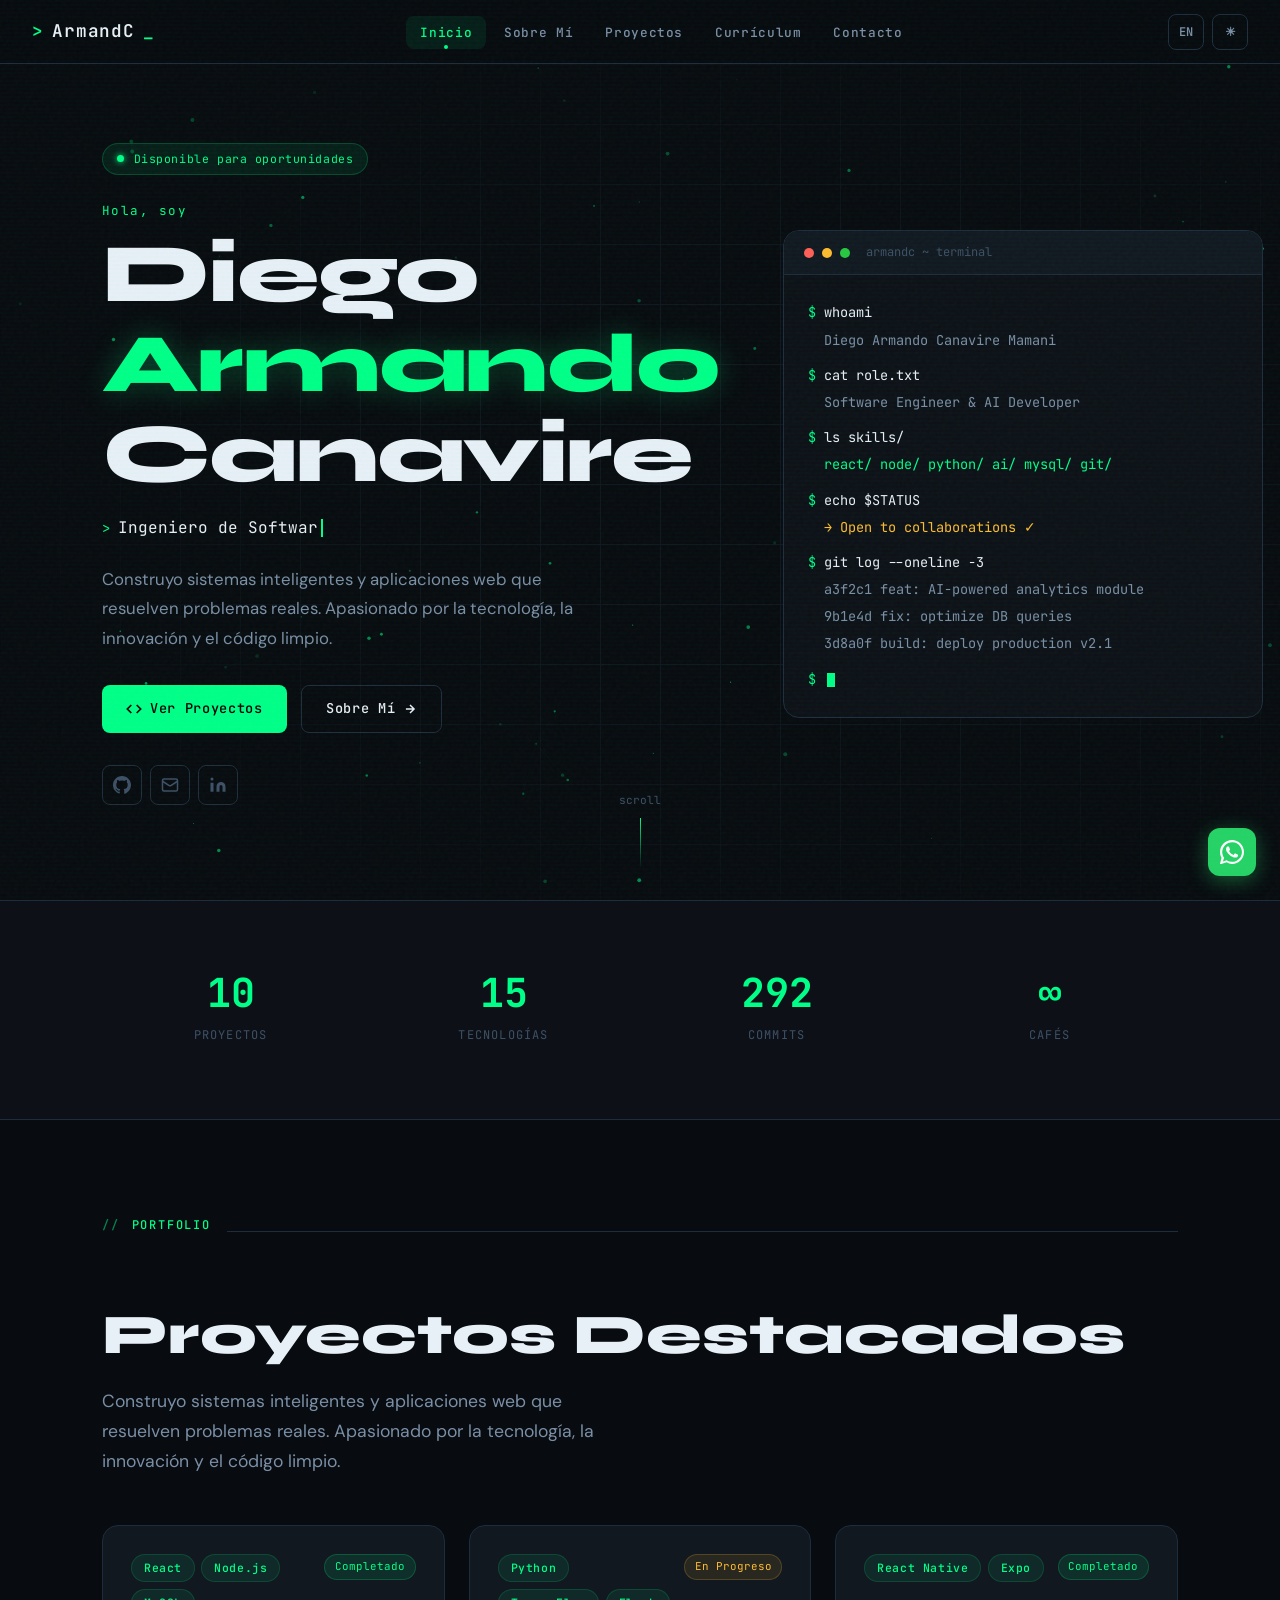
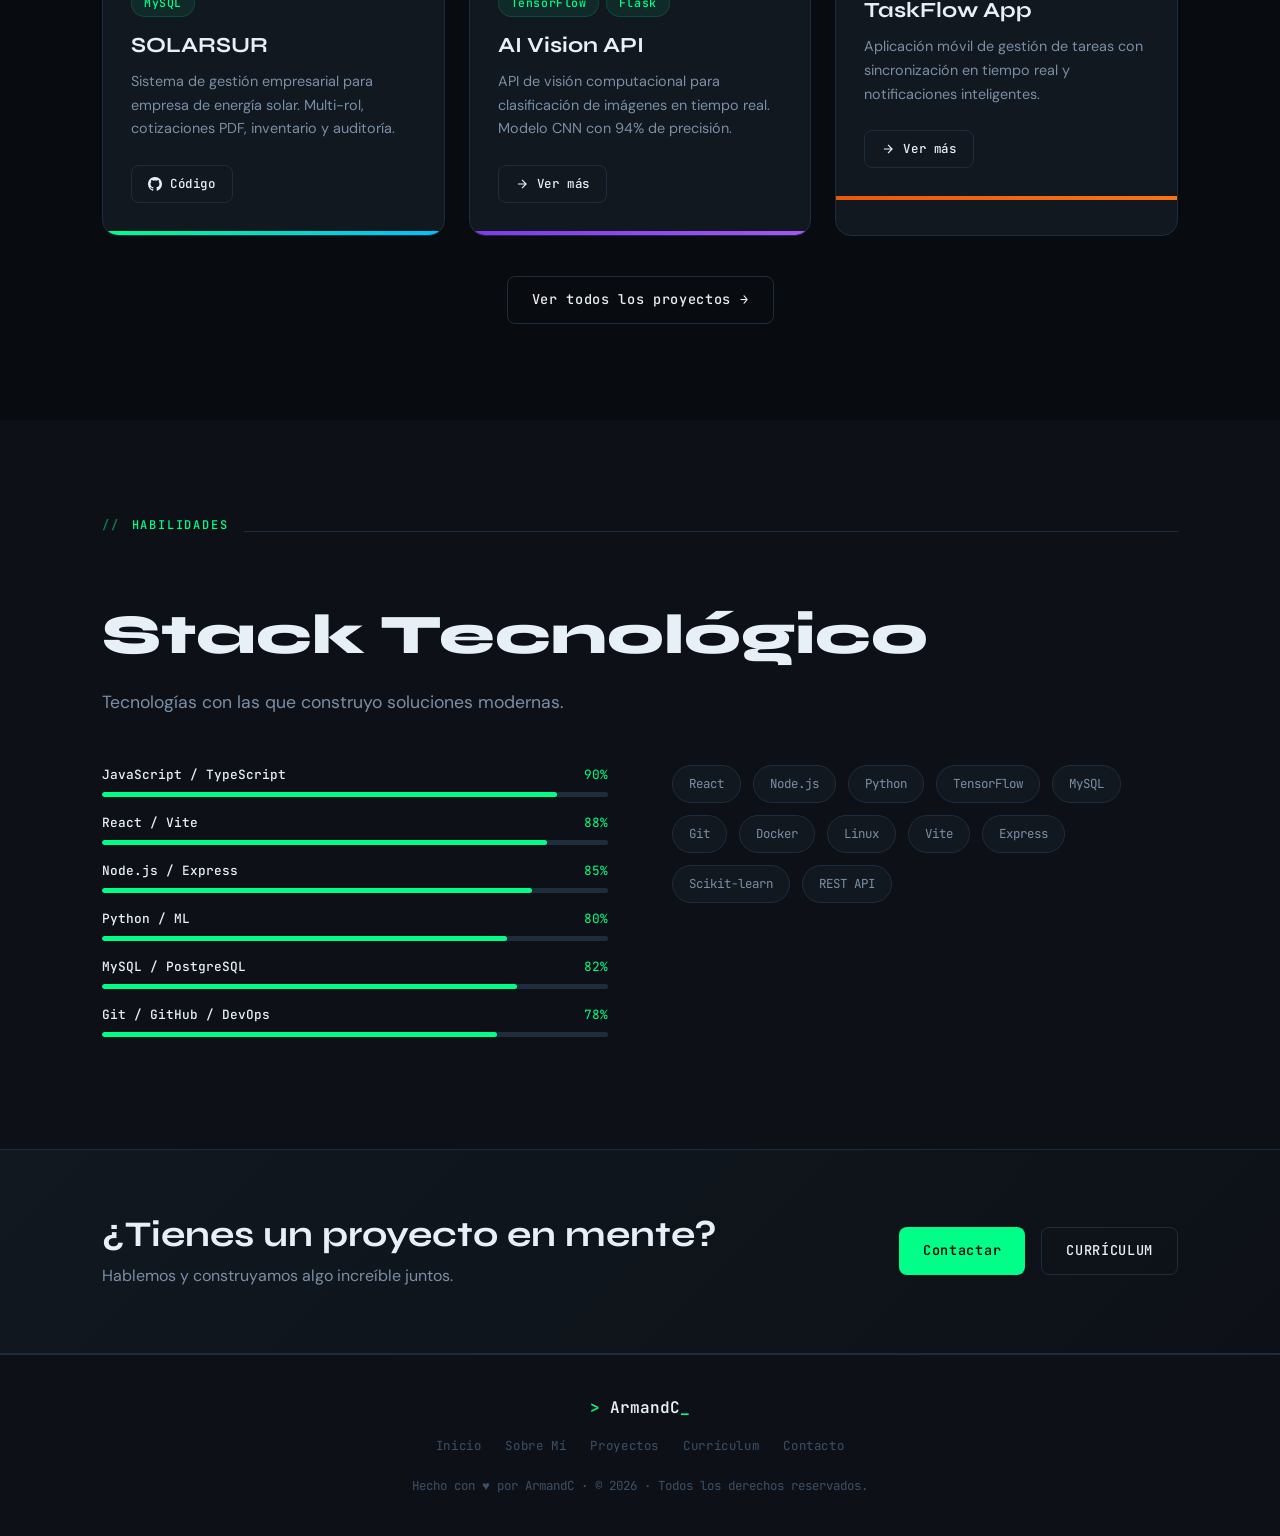
<file: index.html>
<!DOCTYPE html>
<html lang="es" data-theme="dark">
<head>
  <meta charset="UTF-8" />
  <meta name="viewport" content="width=device-width, initial-scale=1.0" />
  <meta name="description" content="ArmandC — Diego Armando Canavire Mamani. Software Engineer & AI Developer." />
  <title>ArmandC — Software Engineer & AI</title>
  <link rel="stylesheet" href="assets/css/global.css" />
  <link rel="stylesheet" href="assets/css/loader.css" />
  <link rel="stylesheet" href="assets/css/index.css" />
  <link rel="icon" href="data:image/svg+xml,<svg xmlns='http://www.w3.org/2000/svg' viewBox='0 0 100 100'><text y='.9em' font-size='90'>>_</text></svg>" />
</head>
<body>
<script src="assets/js/loader.js"></script>

<!-- NAV -->
<div id="nav-slot"></div>

<div class="page-wrapper">

  <!-- ═══════════════ HERO ═══════════════ -->
  <section class="hero">
    <div class="hero-bg">
      <canvas id="particle-canvas"></canvas>
      <div class="hero-grid"></div>
    </div>

    <div class="container">
      <div class="hero-inner">
        <div class="hero-content">
          <div class="hero-badge">
            <span class="badge-dot"></span>
            <span data-t="hero_status">Disponible para oportunidades</span>
          </div>

          <div class="hero-greeting">
            <span class="mono" data-t="hero_greeting">Hola, soy</span>
          </div>

          <h1 class="hero-name">
            Diego<br><span class="accent-text">Armando</span><br>Canavire
          </h1>

          <div class="hero-role">
            <span class="mono accent-text">&gt;&nbsp;</span>
            <span id="typing-text" class="hero-typing"></span>
            <span class="cursor-blink"></span>
          </div>

          <p class="hero-desc" data-t="hero_desc">
            Construyo sistemas inteligentes y aplicaciones web que resuelven problemas reales. Apasionado por la tecnología, la innovación y el código limpio.
          </p>

          <div class="hero-actions">
            <a href="projects.html" class="btn btn-primary">
              <svg width="16" height="16" viewBox="0 0 24 24" fill="none" stroke="currentColor" stroke-width="2.5"><polyline points="16 18 22 12 16 6"/><polyline points="8 6 2 12 8 18"/></svg>
              <span data-t="hero_cta_primary">Ver Proyectos</span>
            </a>
            <a href="about.html" class="btn btn-outline">
              <span data-t="hero_cta_secondary">Sobre Mí</span>
              <svg width="14" height="14" viewBox="0 0 24 24" fill="none" stroke="currentColor" stroke-width="2.5"><path d="M5 12h14M12 5l7 7-7 7"/></svg>
            </a>
          </div>

          <div class="hero-links">
            <a href="https://github.com/ArmandC09" class="hero-link" target="_blank" rel="noopener">
              <svg width="18" height="18" viewBox="0 0 24 24" fill="currentColor"><path d="M12 0C5.37 0 0 5.37 0 12c0 5.3 3.438 9.8 8.205 11.385.6.113.82-.258.82-.577 0-.285-.01-1.04-.015-2.04-3.338.724-4.042-1.61-4.042-1.61C4.422 18.07 3.633 17.7 3.633 17.7c-1.087-.744.084-.729.084-.729 1.205.084 1.838 1.236 1.838 1.236 1.07 1.835 2.809 1.305 3.495.998.108-.776.417-1.305.76-1.605-2.665-.3-5.466-1.332-5.466-5.93 0-1.31.465-2.38 1.235-3.22-.135-.303-.54-1.523.105-3.176 0 0 1.005-.322 3.3 1.23.96-.267 1.98-.399 3-.405 1.02.006 2.04.138 3 .405 2.28-1.552 3.285-1.23 3.285-1.23.645 1.653.24 2.873.12 3.176.765.84 1.23 1.91 1.23 3.22 0 4.61-2.805 5.625-5.475 5.92.42.36.81 1.096.81 2.22 0 1.606-.015 2.896-.015 3.286 0 .315.21.69.825.57C20.565 21.795 24 17.295 24 12c0-6.63-5.37-12-12-12"/></svg>
            </a>
            <a href="mailto:diegoarmandoc09@gmail.com" class="hero-link">
              <svg width="18" height="18" viewBox="0 0 24 24" fill="none" stroke="currentColor" stroke-width="2"><rect x="2" y="4" width="20" height="16" rx="2"/><path d="m22 7-8.97 5.7a1.94 1.94 0 0 1-2.06 0L2 7"/></svg>
            </a>
            <a href="https://linkedin.com/in/armandoc" class="hero-link" target="_blank" rel="noopener">
              <svg width="18" height="18" viewBox="0 0 24 24" fill="currentColor"><path d="M16 8a6 6 0 0 1 6 6v7h-4v-7a2 2 0 0 0-2-2 2 2 0 0 0-2 2v7h-4v-7a6 6 0 0 1 6-6zM2 9h4v12H2z"/><circle cx="4" cy="4" r="2"/></svg>
            </a>
          </div>
        </div>

        <!-- Terminal card -->
        <div class="hero-terminal reveal">
          <div class="terminal-block">
            <div class="terminal-header">
              <div class="terminal-dot dot-red"></div>
              <div class="terminal-dot dot-yellow"></div>
              <div class="terminal-dot dot-green"></div>
              <span class="terminal-title">armandc ~ terminal</span>
            </div>
            <div class="terminal-body">
              <div><span class="prompt">$ </span><span class="cmd">whoami</span></div>
              <div class="output">Diego Armando Canavire Mamani</div>
              <div style="margin-top:0.5rem"><span class="prompt">$ </span><span class="cmd">cat role.txt</span></div>
              <div class="output">Software Engineer & AI Developer</div>
              <div style="margin-top:0.5rem"><span class="prompt">$ </span><span class="cmd">ls skills/</span></div>
              <div class="output" style="color: var(--accent)">react/ node/ python/ ai/ mysql/ git/</div>
              <div style="margin-top:0.5rem"><span class="prompt">$ </span><span class="cmd">echo $STATUS</span></div>
              <div class="output" style="color:#febc2e">→ Open to collaborations ✓</div>
              <div style="margin-top:0.5rem"><span class="prompt">$ </span><span class="cmd">git log --oneline -3</span></div>
              <div class="output">a3f2c1 feat: AI-powered analytics module</div>
              <div class="output">9b1e4d fix: optimize DB queries</div>
              <div class="output">3d8a0f build: deploy production v2.1</div>
              <div style="margin-top:0.5rem"><span class="prompt">$ </span><span class="cursor-blink" style="display:inline-block;width:8px;height:14px;background:var(--accent);vertical-align:middle"></span></div>
            </div>
          </div>
        </div>
      </div>
    </div>

    <div class="hero-scroll-hint">
      <span class="mono" style="font-size:0.7rem;color:var(--text-muted)">scroll</span>
      <div class="scroll-line"></div>
    </div>
  </section>

  <!-- ═══════════════ STATS ═══════════════ -->
  <section class="stats-section">
    <div class="container">
      <div class="stats-grid reveal">
        <div class="stat-item">
          <span class="stat-num" data-count="12">0</span>
          <span class="stat-label" data-t="stats_projects">Proyectos</span>
        </div>
        <div class="stat-item">
          <span class="stat-num" data-count="18">0</span>
          <span class="stat-label" data-t="stats_tech">Tecnologías</span>
        </div>
        <div class="stat-item">
          <span class="stat-num" data-count="340">0</span>
          <span class="stat-label" data-t="stats_commits">Commits</span>
        </div>
        <div class="stat-item">
          <span class="stat-num" data-count="∞" data-special="true">0</span>
          <span class="stat-label" data-t="stats_coffee">Cafés</span>
        </div>
      </div>
    </div>
  </section>

  <!-- ═══════════════ FEATURED PROJECTS ═══════════════ -->
  <section class="section">
    <div class="container">
      <div class="section-deco reveal">
        <p class="section-label" data-t="featured_label">PORTFOLIO</p>
        <div class="section-deco-line"></div>
      </div>
      <h2 class="section-title reveal" data-t="featured_title">Proyectos Destacados</h2>
      <p class="section-desc reveal reveal-delay-1" style="margin-bottom:3rem" data-t="hero_desc">Una selección de mis trabajos más significativos.</p>

      <div class="feat-grid">
        <!-- Project 1 -->
        <div class="feat-card reveal">
          <div class="feat-card-inner">
            <div class="feat-card-header">
              <div class="feat-tags">
                <span class="tag">React</span>
                <span class="tag">Node.js</span>
                <span class="tag">MySQL</span>
              </div>
              <span class="feat-status status-done" data-t="proj_status_done">Completado</span>
            </div>
            <h3 class="feat-title">SOLARSUR</h3>
            <p class="feat-desc">Sistema de gestión empresarial para empresa de energía solar. Multi-rol, cotizaciones PDF, inventario y auditoría.</p>
            <div class="feat-actions">
              <a href="https://github.com/ArmandC09/PROYECTO-SOLARSUR" class="btn btn-outline btn-sm" target="_blank">
                <svg width="14" height="14" viewBox="0 0 24 24" fill="currentColor"><path d="M12 0C5.37 0 0 5.37 0 12c0 5.3 3.438 9.8 8.205 11.385.6.113.82-.258.82-.577 0-.285-.01-1.04-.015-2.04-3.338.724-4.042-1.61-4.042-1.61C4.422 18.07 3.633 17.7 3.633 17.7c-1.087-.744.084-.729.084-.729 1.205.084 1.838 1.236 1.838 1.236 1.07 1.835 2.809 1.305 3.495.998.108-.776.417-1.305.76-1.605-2.665-.3-5.466-1.332-5.466-5.93 0-1.31.465-2.38 1.235-3.22-.135-.303-.54-1.523.105-3.176 0 0 1.005-.322 3.3 1.23.96-.267 1.98-.399 3-.405 1.02.006 2.04.138 3 .405 2.28-1.552 3.285-1.23 3.285-1.23.645 1.653.24 2.873.12 3.176.765.84 1.23 1.91 1.23 3.22 0 4.61-2.805 5.625-5.475 5.92.42.36.81 1.096.81 2.22 0 1.606-.015 2.896-.015 3.286 0 .315.21.69.825.57C20.565 21.795 24 17.295 24 12c0-6.63-5.37-12-12-12"/></svg>
                Código
              </a>
            </div>
          </div>
          <div class="feat-card-accent"></div>
        </div>

        <!-- Project 2 -->
        <div class="feat-card reveal reveal-delay-1">
          <div class="feat-card-inner">
            <div class="feat-card-header">
              <div class="feat-tags">
                <span class="tag">Python</span>
                <span class="tag">TensorFlow</span>
                <span class="tag">Flask</span>
              </div>
              <span class="feat-status status-wip" data-t="proj_status_wip">En Progreso</span>
            </div>
            <h3 class="feat-title">AI Vision API</h3>
            <p class="feat-desc">API de visión computacional para clasificación de imágenes en tiempo real. Modelo CNN con 94% de precisión.</p>
            <div class="feat-actions">
              <a href="projects.html" class="btn btn-outline btn-sm">
                <svg width="14" height="14" viewBox="0 0 24 24" fill="none" stroke="currentColor" stroke-width="2"><path d="M5 12h14M12 5l7 7-7 7"/></svg>
                Ver más
              </a>
            </div>
          </div>
          <div class="feat-card-accent" style="background: linear-gradient(135deg, #7c3aed, #a855f7)"></div>
        </div>

        <!-- Project 3 -->
        <div class="feat-card reveal reveal-delay-2">
          <div class="feat-card-inner">
            <div class="feat-card-header">
              <div class="feat-tags">
                <span class="tag">React Native</span>
                <span class="tag">Expo</span>
              </div>
              <span class="feat-status status-done" data-t="proj_status_done">Completado</span>
            </div>
            <h3 class="feat-title">TaskFlow App</h3>
            <p class="feat-desc">Aplicación móvil de gestión de tareas con sincronización en tiempo real y notificaciones inteligentes.</p>
            <div class="feat-actions">
              <a href="projects.html" class="btn btn-outline btn-sm">
                <svg width="14" height="14" viewBox="0 0 24 24" fill="none" stroke="currentColor" stroke-width="2"><path d="M5 12h14M12 5l7 7-7 7"/></svg>
                Ver más
              </a>
            </div>
          </div>
          <div class="feat-card-accent" style="background: linear-gradient(135deg, #ea580c, #f97316)"></div>
        </div>
      </div>

      <div class="text-center reveal" style="margin-top:2.5rem">
        <a href="projects.html" class="btn btn-outline" data-t="featured_cta">Ver todos los proyectos →</a>
      </div>
    </div>
  </section>

  <!-- ═══════════════ SKILLS ═══════════════ -->
  <section class="section skills-section">
    <div class="container">
      <div class="section-deco reveal">
        <p class="section-label" data-t="skills_label">HABILIDADES</p>
        <div class="section-deco-line"></div>
      </div>
      <h2 class="section-title reveal" data-t="skills_title">Stack Tecnológico</h2>
      <p class="section-desc reveal reveal-delay-1" data-t="skills_desc">Tecnologías con las que construyo soluciones modernas.</p>

      <div class="skills-layout">
        <div class="skills-bars reveal reveal-delay-1">
          <div class="skill-bar-wrap">
            <div class="skill-bar-header"><span class="name">JavaScript / TypeScript</span><span class="pct">90%</span></div>
            <div class="skill-bar-track"><div class="skill-bar-fill" data-pct="90"></div></div>
          </div>
          <div class="skill-bar-wrap">
            <div class="skill-bar-header"><span class="name">React / Vite</span><span class="pct">88%</span></div>
            <div class="skill-bar-track"><div class="skill-bar-fill" data-pct="88"></div></div>
          </div>
          <div class="skill-bar-wrap">
            <div class="skill-bar-header"><span class="name">Node.js / Express</span><span class="pct">85%</span></div>
            <div class="skill-bar-track"><div class="skill-bar-fill" data-pct="85"></div></div>
          </div>
          <div class="skill-bar-wrap">
            <div class="skill-bar-header"><span class="name">Python / ML</span><span class="pct">80%</span></div>
            <div class="skill-bar-track"><div class="skill-bar-fill" data-pct="80"></div></div>
          </div>
          <div class="skill-bar-wrap">
            <div class="skill-bar-header"><span class="name">MySQL / PostgreSQL</span><span class="pct">82%</span></div>
            <div class="skill-bar-track"><div class="skill-bar-fill" data-pct="82"></div></div>
          </div>
          <div class="skill-bar-wrap">
            <div class="skill-bar-header"><span class="name">Git / GitHub / DevOps</span><span class="pct">78%</span></div>
            <div class="skill-bar-track"><div class="skill-bar-fill" data-pct="78"></div></div>
          </div>
        </div>

        <div class="skills-icons reveal reveal-delay-2">
          <div class="skill-chip">React</div>
          <div class="skill-chip">Node.js</div>
          <div class="skill-chip">Python</div>
          <div class="skill-chip">TensorFlow</div>
          <div class="skill-chip">MySQL</div>
          <div class="skill-chip">Git</div>
          <div class="skill-chip">Docker</div>
          <div class="skill-chip">Linux</div>
          <div class="skill-chip">Vite</div>
          <div class="skill-chip">Express</div>
          <div class="skill-chip">Scikit-learn</div>
          <div class="skill-chip">REST API</div>
        </div>
      </div>
    </div>
  </section>

  <!-- ═══════════════ CTA BAND ═══════════════ -->
  <section class="cta-band reveal">
    <div class="container">
      <div class="cta-inner">
        <div>
          <h2 class="cta-title">¿Tienes un proyecto en mente?</h2>
          <p class="cta-sub">Hablemos y construyamos algo increíble juntos.</p>
        </div>
        <div class="cta-actions">
          <a href="contact.html" class="btn btn-primary">Contactar</a>
          <a href="cv.html" class="btn btn-outline" data-t="cv_label">Ver CV</a>
        </div>
      </div>
    </div>
  </section>

</div><!-- /page-wrapper -->

<!-- FOOTER -->
<div id="footer-slot"></div>
<div id="float-slot"></div>

<script src="assets/js/components.js"></script>
<script src="assets/js/core.js"></script>
<script src="assets/js/index.js"></script>
</body>
</html>
</file>
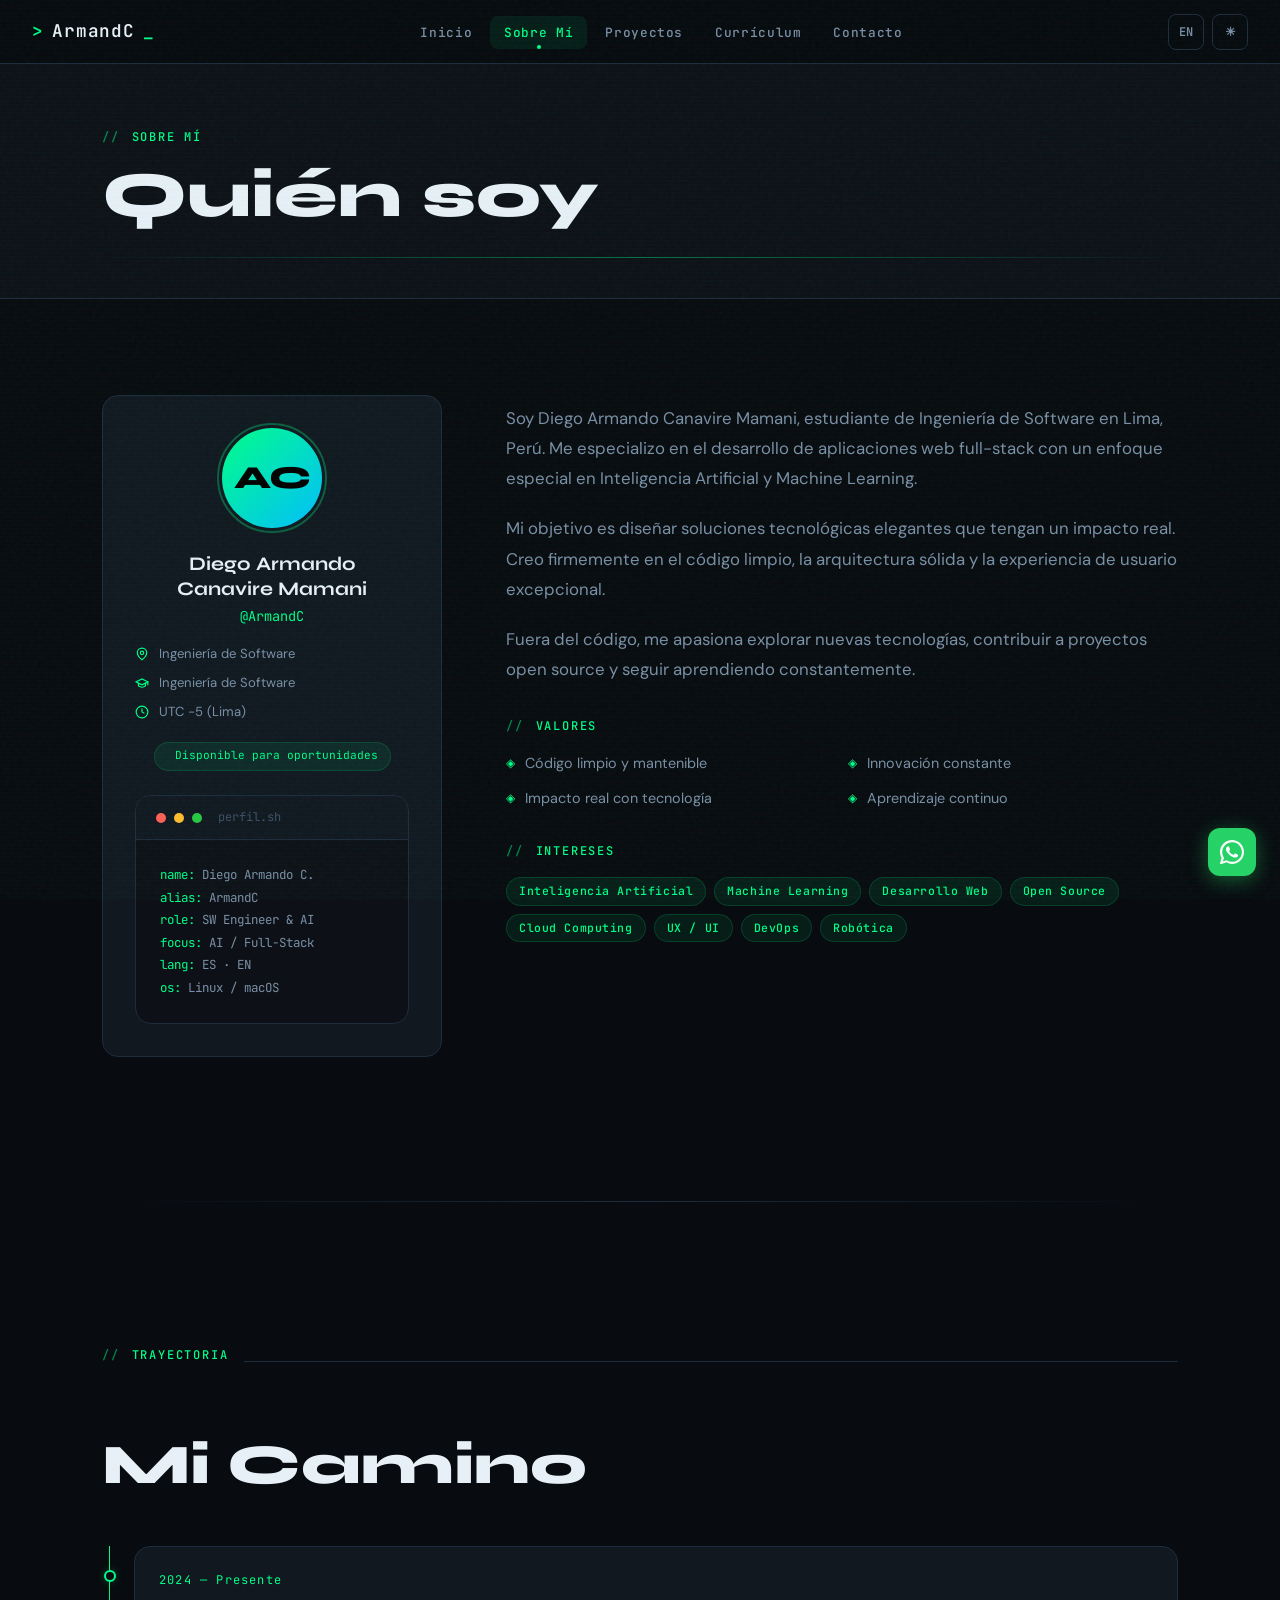
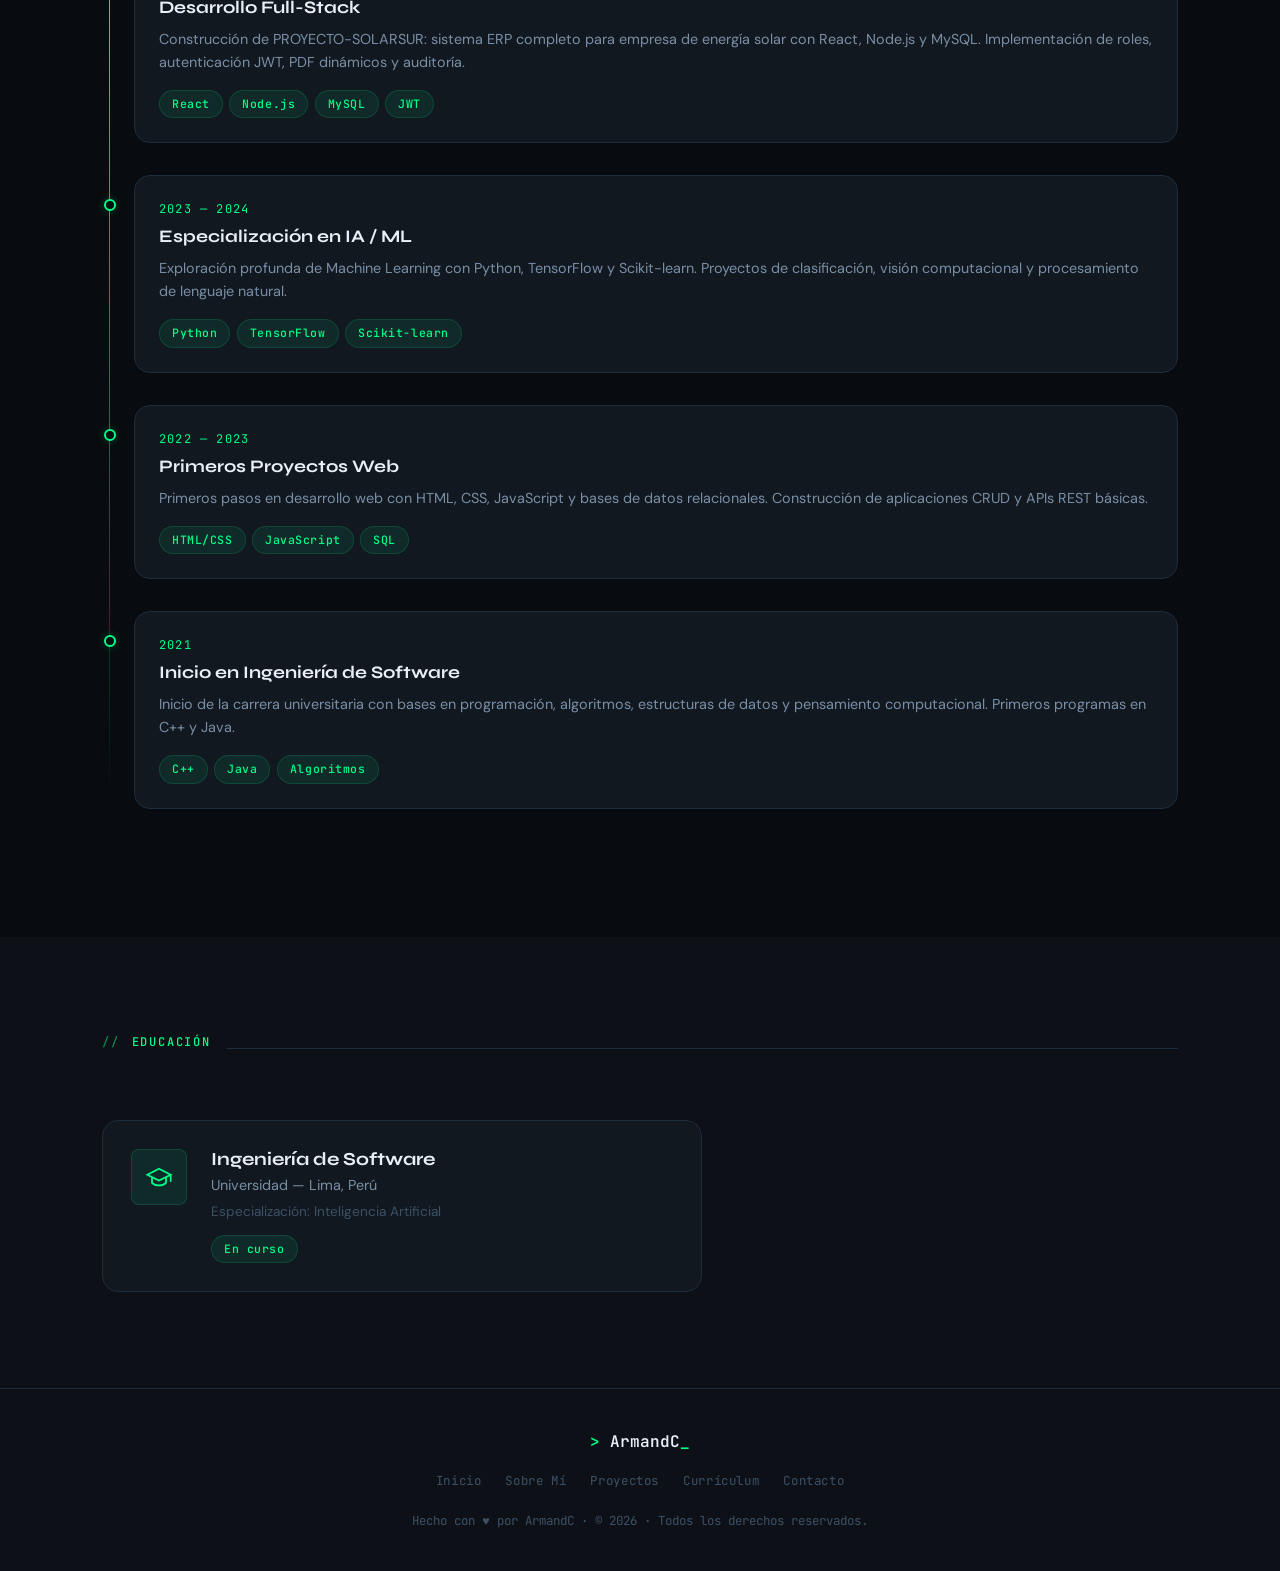
<file: about.html>
<!DOCTYPE html>
<html lang="es" data-theme="dark">
<head>
  <meta charset="UTF-8" />
  <meta name="viewport" content="width=device-width, initial-scale=1.0" />
  <title>ArmandC — Sobre Mí</title>
  <link rel="stylesheet" href="assets/css/global.css" />
  <link rel="stylesheet" href="assets/css/loader.css" />
  <link rel="stylesheet" href="assets/css/about.css" />
  <link rel="icon" href="data:image/svg+xml,<svg xmlns='http://www.w3.org/2000/svg' viewBox='0 0 100 100'><text y='.9em' font-size='90'>>_</text></svg>" />
</head>
<body>
<script src="assets/js/loader.js"></script>

<div id="nav-slot"></div>

<div class="page-wrapper">

  <!-- ═══ HERO ═══ -->
  <section class="page-hero">
    <div class="container">
      <p class="section-label" data-t="about_label">SOBRE MÍ</p>
      <h1 class="page-hero-title" data-t="about_title">Quién soy</h1>
      <div class="glow-line"></div>
    </div>
  </section>

  <!-- ═══ MAIN ABOUT ═══ -->
  <section class="section">
    <div class="container">
      <div class="about-layout">

        <!-- LEFT: Identity Card -->
        <div class="about-card reveal">
          <div class="about-avatar-wrap">
            <div class="about-avatar">
              <div class="avatar-placeholder">AC</div>
              <div class="avatar-ring"></div>
            </div>
          </div>
          <div class="about-identity">
            <h2 class="about-name">Diego Armando<br>Canavire Mamani</h2>
            <p class="about-alias mono">@ArmandC</p>
            <div class="about-meta">
              <div class="meta-row">
                <svg width="14" height="14" viewBox="0 0 24 24" fill="none" stroke="currentColor" stroke-width="2"><path d="M20 10c0 6-8 12-8 12s-8-6-8-12a8 8 0 0 1 16 0Z"/><circle cx="12" cy="10" r="3"/></svg>
                <span data-t="about_edu_deg">Lima, Perú</span>
              </div>
              <div class="meta-row">
                <svg width="14" height="14" viewBox="0 0 24 24" fill="none" stroke="currentColor" stroke-width="2"><path d="M22 10v6M2 10l10-5 10 5-10 5z"/><path d="M6 12v5c3 3 9 3 12 0v-5"/></svg>
                <span>Ingeniería de Software</span>
              </div>
              <div class="meta-row">
                <svg width="14" height="14" viewBox="0 0 24 24" fill="none" stroke="currentColor" stroke-width="2"><circle cx="12" cy="12" r="10"/><polyline points="12 6 12 12 16 14"/></svg>
                <span>UTC -5 (Lima)</span>
              </div>
            </div>
            <div class="about-status">
              <span class="badge-dot"></span>
              <span data-t="hero_status">Disponible para oportunidades</span>
            </div>
          </div>
          <div class="terminal-block" style="margin-top:1.5rem">
            <div class="terminal-header">
              <div class="terminal-dot dot-red"></div>
              <div class="terminal-dot dot-yellow"></div>
              <div class="terminal-dot dot-green"></div>
              <span class="terminal-title" data-t="about_terminal_title">perfil.sh</span>
            </div>
            <div class="terminal-body" style="font-size:0.78rem;line-height:1.8">
              <div><span class="prompt">name:</span> Diego Armando C.</div>
              <div><span class="prompt">alias:</span> ArmandC</div>
              <div><span class="prompt">role:</span> SW Engineer & AI</div>
              <div><span class="prompt">focus:</span> AI / Full-Stack</div>
              <div><span class="prompt">lang:</span> ES · EN</div>
              <div><span class="prompt">os:</span> Linux / macOS</div>
            </div>
          </div>
        </div>

        <!-- RIGHT: Text content -->
        <div class="about-text">
          <p class="about-p reveal" data-t="about_p1">Soy Diego Armando Canavire Mamani, estudiante de Ingeniería de Software en Lima, Perú. Me especializo en el desarrollo de aplicaciones web full-stack con un enfoque especial en Inteligencia Artificial y Machine Learning.</p>
          <p class="about-p reveal reveal-delay-1" data-t="about_p2">Mi objetivo es diseñar soluciones tecnológicas elegantes que tengan un impacto real. Creo firmemente en el código limpio, la arquitectura sólida y la experiencia de usuario excepcional.</p>
          <p class="about-p reveal reveal-delay-2" data-t="about_p3">Fuera del código, me apasiona explorar nuevas tecnologías, contribuir a proyectos open source y seguir aprendiendo constantemente.</p>

          <!-- Values -->
          <div class="about-block reveal reveal-delay-2">
            <p class="section-label" data-t="about_values_label">VALORES</p>
            <div class="values-grid">
              <div class="value-item">
                <span class="value-icon">◈</span>
                <span data-t="about_val_1">Código limpio y mantenible</span>
              </div>
              <div class="value-item">
                <span class="value-icon">◈</span>
                <span data-t="about_val_2">Innovación constante</span>
              </div>
              <div class="value-item">
                <span class="value-icon">◈</span>
                <span data-t="about_val_3">Impacto real con tecnología</span>
              </div>
              <div class="value-item">
                <span class="value-icon">◈</span>
                <span data-t="about_val_4">Aprendizaje continuo</span>
              </div>
            </div>
          </div>

          <!-- Interests -->
          <div class="about-block reveal reveal-delay-3">
            <p class="section-label" data-t="about_interests_label">INTERESES</p>
            <div class="interests-wrap">
              <span class="tag">Inteligencia Artificial</span>
              <span class="tag">Machine Learning</span>
              <span class="tag">Desarrollo Web</span>
              <span class="tag">Open Source</span>
              <span class="tag">Cloud Computing</span>
              <span class="tag">UX / UI</span>
              <span class="tag">DevOps</span>
              <span class="tag">Robótica</span>
            </div>
          </div>
        </div>
      </div>
    </div>
  </section>

  <div class="container"><div class="divider"></div></div>

  <!-- ═══ TIMELINE ═══ -->
  <section class="section">
    <div class="container">
      <div class="section-deco reveal">
        <p class="section-label" data-t="timeline_label">TRAYECTORIA</p>
        <div class="section-deco-line"></div>
      </div>
      <h2 class="section-title reveal" data-t="timeline_title">Mi Camino</h2>

      <div class="timeline">
        <div class="timeline-item reveal">
          <div class="timeline-marker"></div>
          <div class="timeline-content card">
            <span class="timeline-date mono">2024 — Presente</span>
            <h3 class="timeline-title">Desarrollo Full-Stack</h3>
            <p>Construcción de PROYECTO-SOLARSUR: sistema ERP completo para empresa de energía solar con React, Node.js y MySQL. Implementación de roles, autenticación JWT, PDF dinámicos y auditoría.</p>
            <div class="timeline-tags">
              <span class="tag">React</span><span class="tag">Node.js</span><span class="tag">MySQL</span><span class="tag">JWT</span>
            </div>
          </div>
        </div>

        <div class="timeline-item reveal reveal-delay-1">
          <div class="timeline-marker"></div>
          <div class="timeline-content card">
            <span class="timeline-date mono">2023 — 2024</span>
            <h3 class="timeline-title">Especialización en IA / ML</h3>
            <p>Exploración profunda de Machine Learning con Python, TensorFlow y Scikit-learn. Proyectos de clasificación, visión computacional y procesamiento de lenguaje natural.</p>
            <div class="timeline-tags">
              <span class="tag">Python</span><span class="tag">TensorFlow</span><span class="tag">Scikit-learn</span>
            </div>
          </div>
        </div>

        <div class="timeline-item reveal reveal-delay-2">
          <div class="timeline-marker"></div>
          <div class="timeline-content card">
            <span class="timeline-date mono">2022 — 2023</span>
            <h3 class="timeline-title">Primeros Proyectos Web</h3>
            <p>Primeros pasos en desarrollo web con HTML, CSS, JavaScript y bases de datos relacionales. Construcción de aplicaciones CRUD y APIs REST básicas.</p>
            <div class="timeline-tags">
              <span class="tag">HTML/CSS</span><span class="tag">JavaScript</span><span class="tag">SQL</span>
            </div>
          </div>
        </div>

        <div class="timeline-item reveal reveal-delay-3">
          <div class="timeline-marker"></div>
          <div class="timeline-content card">
            <span class="timeline-date mono">2021</span>
            <h3 class="timeline-title">Inicio en Ingeniería de Software</h3>
            <p>Inicio de la carrera universitaria con bases en programación, algoritmos, estructuras de datos y pensamiento computacional. Primeros programas en C++ y Java.</p>
            <div class="timeline-tags">
              <span class="tag">C++</span><span class="tag">Java</span><span class="tag">Algoritmos</span>
            </div>
          </div>
        </div>
      </div>
    </div>
  </section>

  <!-- ═══ EDUCATION ═══ -->
  <section class="section edu-section">
    <div class="container">
      <div class="section-deco reveal">
        <p class="section-label" data-t="about_education_label">EDUCACIÓN</p>
        <div class="section-deco-line"></div>
      </div>
      <div class="edu-card card reveal">
        <div class="edu-icon">
          <svg width="28" height="28" viewBox="0 0 24 24" fill="none" stroke="currentColor" stroke-width="1.5"><path d="M22 10v6M2 10l10-5 10 5-10 5z"/><path d="M6 12v5c3 3 9 3 12 0v-5"/></svg>
        </div>
        <div class="edu-content">
          <h3 data-t="about_edu_deg">Ingeniería de Software</h3>
          <p class="edu-school">Universidad — Lima, Perú</p>
          <p class="edu-focus" data-t="about_edu_focus">Especialización: Inteligencia Artificial</p>
          <span class="edu-status tag" data-t="about_edu_status">En curso</span>
        </div>
      </div>
    </div>
  </section>

</div><!-- /page-wrapper -->

<div id="footer-slot"></div>
<div id="float-slot"></div>

<script src="assets/js/components.js"></script>
<script src="assets/js/core.js"></script>
</body>
</html>
</file>
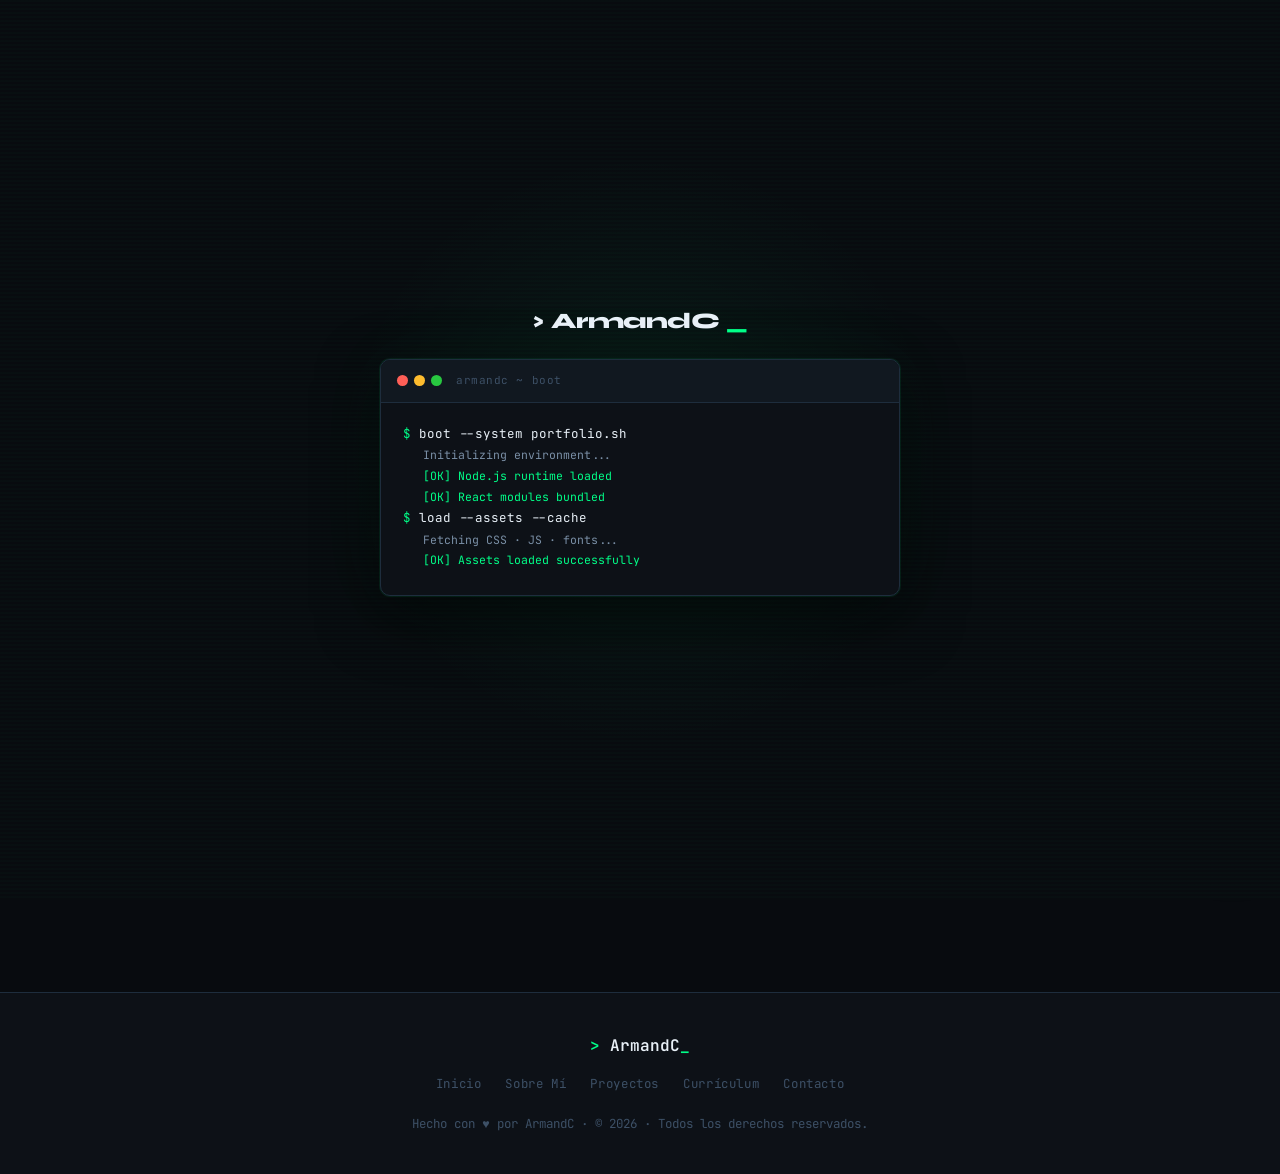
<file: contact.html>
<!DOCTYPE html>
<html lang="es" data-theme="dark">
<head>
  <meta charset="UTF-8" />
  <meta name="viewport" content="width=device-width, initial-scale=1.0" />
  <title>ArmandC — Contacto</title>
  <link rel="stylesheet" href="assets/css/global.css" />
  <link rel="stylesheet" href="assets/css/loader.css" />
  <link rel="stylesheet" href="assets/css/contact.css" />
  <link rel="icon" href="data:image/svg+xml,<svg xmlns='http://www.w3.org/2000/svg' viewBox='0 0 100 100'><text y='.9em' font-size='90'>>_</text></svg>" />
</head>
<body>
<script src="assets/js/loader.js"></script>

<div id="nav-slot"></div>

<div class="page-wrapper">

  <!-- ═══ HERO ═══ -->
  <section class="page-hero">
    <div class="container">
      <p class="section-label" data-t="contact_label">CONTACTO</p>
      <h1 class="page-hero-title" data-t="contact_title">Trabajemos juntos</h1>
      <p class="page-hero-desc" data-t="contact_desc">¿Tienes un proyecto, propuesta o simplemente quieres saludar? Estoy disponible para colaboraciones y oportunidades.</p>
      <div class="glow-line"></div>
    </div>
  </section>

  <!-- ═══ CONTACT GRID ═══ -->
  <section class="section">
    <div class="container">
      <div class="contact-layout">

        <!-- LEFT: Contact Cards -->
        <div class="contact-cards">

          <!-- Email -->
          <div class="contact-card card reveal">
            <div class="contact-card-icon">
              <svg width="24" height="24" viewBox="0 0 24 24" fill="none" stroke="currentColor" stroke-width="1.5"><rect x="2" y="4" width="20" height="16" rx="2"/><path d="m22 7-8.97 5.7a1.94 1.94 0 0 1-2.06 0L2 7"/></svg>
            </div>
            <div class="contact-card-content">
              <p class="contact-card-label" data-t="contact_email_label">Email directo</p>
              <a href="mailto:diegoarmandoc09@gmail.com" class="contact-card-value">diegoarmandoc09@gmail.com</a>
              <a href="mailto:diegoarmandoc09@gmail.com" class="btn btn-outline btn-sm" style="margin-top:1rem">
                Enviar email
                <svg width="13" height="13" viewBox="0 0 24 24" fill="none" stroke="currentColor" stroke-width="2"><path d="M5 12h14M12 5l7 7-7 7"/></svg>
              </a>
            </div>
          </div>

          <!-- WhatsApp -->
          <div class="contact-card card reveal reveal-delay-1">
            <div class="contact-card-icon" style="background:rgba(37,211,102,0.1);border-color:rgba(37,211,102,0.2);color:#25d366">
              <svg width="24" height="24" viewBox="0 0 24 24" fill="currentColor"><path d="M17.472 14.382c-.297-.149-1.758-.867-2.03-.967-.273-.099-.471-.148-.67.15-.197.297-.767.966-.94 1.164-.173.199-.347.223-.644.075-.297-.15-1.255-.463-2.39-1.475-.883-.788-1.48-1.761-1.653-2.059-.173-.297-.018-.458.13-.606.134-.133.298-.347.446-.52.149-.174.198-.298.298-.497.099-.198.05-.371-.025-.52-.075-.149-.669-1.612-.916-2.207-.242-.579-.487-.5-.669-.51-.173-.008-.371-.01-.57-.01-.198 0-.52.074-.792.372-.272.297-1.04 1.016-1.04 2.479 0 1.462 1.065 2.875 1.213 3.074.149.198 2.096 3.2 5.077 4.487.709.306 1.262.489 1.694.625.712.227 1.36.195 1.871.118.571-.085 1.758-.719 2.006-1.413.248-.694.248-1.289.173-1.413-.074-.124-.272-.198-.57-.347z"/><path d="M12 0C5.373 0 0 5.373 0 12c0 2.123.554 4.118 1.528 5.849L.057 23.572a.5.5 0 0 0 .638.606l5.93-1.9A11.945 11.945 0 0 0 12 24c6.627 0 12-5.373 12-12S18.627 0 12 0zm0 21.818a9.818 9.818 0 0 1-5.012-1.375l-.36-.213-3.718 1.19 1.228-3.603-.232-.37A9.818 9.818 0 1 1 12 21.818z"/></svg>
            </div>
            <div class="contact-card-content">
              <p class="contact-card-label" data-t="contact_wa_label">WhatsApp</p>
              <a href="https://wa.me/51999999999" class="contact-card-value" target="_blank">+51 999 999 999</a>
              <a href="https://wa.me/51999999999?text=Hola%20ArmandC%2C%20me%20gustar%C3%ADa%20hablar%20contigo." class="btn btn-primary btn-sm" style="margin-top:1rem;background:#25d366;color:#000" target="_blank" rel="noopener">
                <svg width="13" height="13" viewBox="0 0 24 24" fill="currentColor"><path d="M17.472 14.382c-.297-.149-1.758-.867-2.03-.967-.273-.099-.471-.148-.67.15-.197.297-.767.966-.94 1.164-.173.199-.347.223-.644.075-.297-.15-1.255-.463-2.39-1.475-.883-.788-1.48-1.761-1.653-2.059-.173-.297-.018-.458.13-.606.134-.133.298-.347.446-.52.149-.174.198-.298.298-.497.099-.198.05-.371-.025-.52-.075-.149-.669-1.612-.916-2.207-.242-.579-.487-.5-.669-.51-.173-.008-.371-.01-.57-.01-.198 0-.52.074-.792.372-.272.297-1.04 1.016-1.04 2.479 0 1.462 1.065 2.875 1.213 3.074.149.198 2.096 3.2 5.077 4.487.709.306 1.262.489 1.694.625.712.227 1.36.195 1.871.118.571-.085 1.758-.719 2.006-1.413.248-.694.248-1.289.173-1.413-.074-.124-.272-.198-.57-.347z"/><path d="M12 0C5.373 0 0 5.373 0 12c0 2.123.554 4.118 1.528 5.849L.057 23.572a.5.5 0 0 0 .638.606l5.93-1.9A11.945 11.945 0 0 0 12 24c6.627 0 12-5.373 12-12S18.627 0 12 0zm0 21.818a9.818 9.818 0 0 1-5.012-1.375l-.36-.213-3.718 1.19 1.228-3.603-.232-.37A9.818 9.818 0 1 1 12 21.818z"/></svg>
                <span data-t="contact_wa_cta">Enviar mensaje</span>
              </a>
            </div>
          </div>

          <!-- GitHub -->
          <div class="contact-card card reveal reveal-delay-2">
            <div class="contact-card-icon">
              <svg width="24" height="24" viewBox="0 0 24 24" fill="currentColor"><path d="M12 0C5.37 0 0 5.37 0 12c0 5.3 3.438 9.8 8.205 11.385.6.113.82-.258.82-.577 0-.285-.01-1.04-.015-2.04-3.338.724-4.042-1.61-4.042-1.61C4.422 18.07 3.633 17.7 3.633 17.7c-1.087-.744.084-.729.084-.729 1.205.084 1.838 1.236 1.838 1.236 1.07 1.835 2.809 1.305 3.495.998.108-.776.417-1.305.76-1.605-2.665-.3-5.466-1.332-5.466-5.93 0-1.31.465-2.38 1.235-3.22-.135-.303-.54-1.523.105-3.176 0 0 1.005-.322 3.3 1.23.96-.267 1.98-.399 3-.405 1.02.006 2.04.138 3 .405 2.28-1.552 3.285-1.23 3.285-1.23.645 1.653.24 2.873.12 3.176.765.84 1.23 1.91 1.23 3.22 0 4.61-2.805 5.625-5.475 5.92.42.36.81 1.096.81 2.22 0 1.606-.015 2.896-.015 3.286 0 .315.21.69.825.57C20.565 21.795 24 17.295 24 12c0-6.63-5.37-12-12-12"/></svg>
            </div>
            <div class="contact-card-content">
              <p class="contact-card-label" data-t="contact_github_label">GitHub</p>
              <a href="https://github.com/ArmandC09" class="contact-card-value" target="_blank">github.com/ArmandC09</a>
              <a href="https://github.com/ArmandC09" class="btn btn-outline btn-sm" style="margin-top:1rem" target="_blank" rel="noopener">
                <span data-t="contact_github_cta">Ver perfil</span>
                <svg width="13" height="13" viewBox="0 0 24 24" fill="none" stroke="currentColor" stroke-width="2"><path d="M18 13v6a2 2 0 0 1-2 2H5a2 2 0 0 1-2-2V8a2 2 0 0 1 2-2h6"/><polyline points="15 3 21 3 21 9"/><line x1="10" y1="14" x2="21" y2="3"/></svg>
              </a>
            </div>
          </div>

        </div>

        <!-- RIGHT: Terminal + availability -->
        <div class="contact-right">
          <div class="terminal-block reveal">
            <div class="terminal-header">
              <div class="terminal-dot dot-red"></div>
              <div class="terminal-dot dot-yellow"></div>
              <div class="terminal-dot dot-green"></div>
              <span class="terminal-title">contact.sh</span>
            </div>
            <div class="terminal-body">
              <div><span class="prompt">$ </span><span class="cmd">./open_to_work.sh</span></div>
              <div class="output" style="color:var(--accent)">→ Status: AVAILABLE ✓</div>
              <div style="margin-top:0.75rem"><span class="prompt">$ </span><span class="cmd">cat opportunities.txt</span></div>
              <div class="output">· Proyectos freelance</div>
              <div class="output">· Posiciones full-time</div>
              <div class="output">· Colaboraciones open source</div>
              <div class="output">· Consultoría técnica</div>
              <div style="margin-top:0.75rem"><span class="prompt">$ </span><span class="cmd">echo $RESPONSE_TIME</span></div>
              <div class="output" style="color:#febc2e">→ "Within 24 hours"</div>
              <div style="margin-top:0.75rem"><span class="prompt">$ </span><span class="cursor-blink" style="display:inline-block;width:8px;height:14px;background:var(--accent);vertical-align:middle"></span></div>
            </div>
          </div>

          <div class="avail-box reveal reveal-delay-1">
            <span class="badge-dot"></span>
            <p data-t="contact_avail">Disponible para proyectos freelance y posiciones full-time.</p>
          </div>

          <!-- Social quick links -->
          <div class="social-grid reveal reveal-delay-2">
            <a href="https://github.com/ArmandC09" class="social-btn" target="_blank" rel="noopener">
              <svg width="18" height="18" viewBox="0 0 24 24" fill="currentColor"><path d="M12 0C5.37 0 0 5.37 0 12c0 5.3 3.438 9.8 8.205 11.385.6.113.82-.258.82-.577 0-.285-.01-1.04-.015-2.04-3.338.724-4.042-1.61-4.042-1.61C4.422 18.07 3.633 17.7 3.633 17.7c-1.087-.744.084-.729.084-.729 1.205.084 1.838 1.236 1.838 1.236 1.07 1.835 2.809 1.305 3.495.998.108-.776.417-1.305.76-1.605-2.665-.3-5.466-1.332-5.466-5.93 0-1.31.465-2.38 1.235-3.22-.135-.303-.54-1.523.105-3.176 0 0 1.005-.322 3.3 1.23.96-.267 1.98-.399 3-.405 1.02.006 2.04.138 3 .405 2.28-1.552 3.285-1.23 3.285-1.23.645 1.653.24 2.873.12 3.176.765.84 1.23 1.91 1.23 3.22 0 4.61-2.805 5.625-5.475 5.92.42.36.81 1.096.81 2.22 0 1.606-.015 2.896-.015 3.286 0 .315.21.69.825.57C20.565 21.795 24 17.295 24 12c0-6.63-5.37-12-12-12"/></svg>
              GitHub
            </a>
            <a href="https://linkedin.com/in/armandoc" class="social-btn" target="_blank" rel="noopener">
              <svg width="18" height="18" viewBox="0 0 24 24" fill="currentColor"><path d="M16 8a6 6 0 0 1 6 6v7h-4v-7a2 2 0 0 0-2-2 2 2 0 0 0-2 2v7h-4v-7a6 6 0 0 1 6-6zM2 9h4v12H2z"/><circle cx="4" cy="4" r="2"/></svg>
              LinkedIn
            </a>
          </div>
        </div>

      </div>
    </div>
  </section>

</div>

<div id="footer-slot"></div>
<div id="float-slot"></div>

<script src="assets/js/components.js"></script>
<script src="assets/js/core.js"></script>
</body>
</html>
</file>
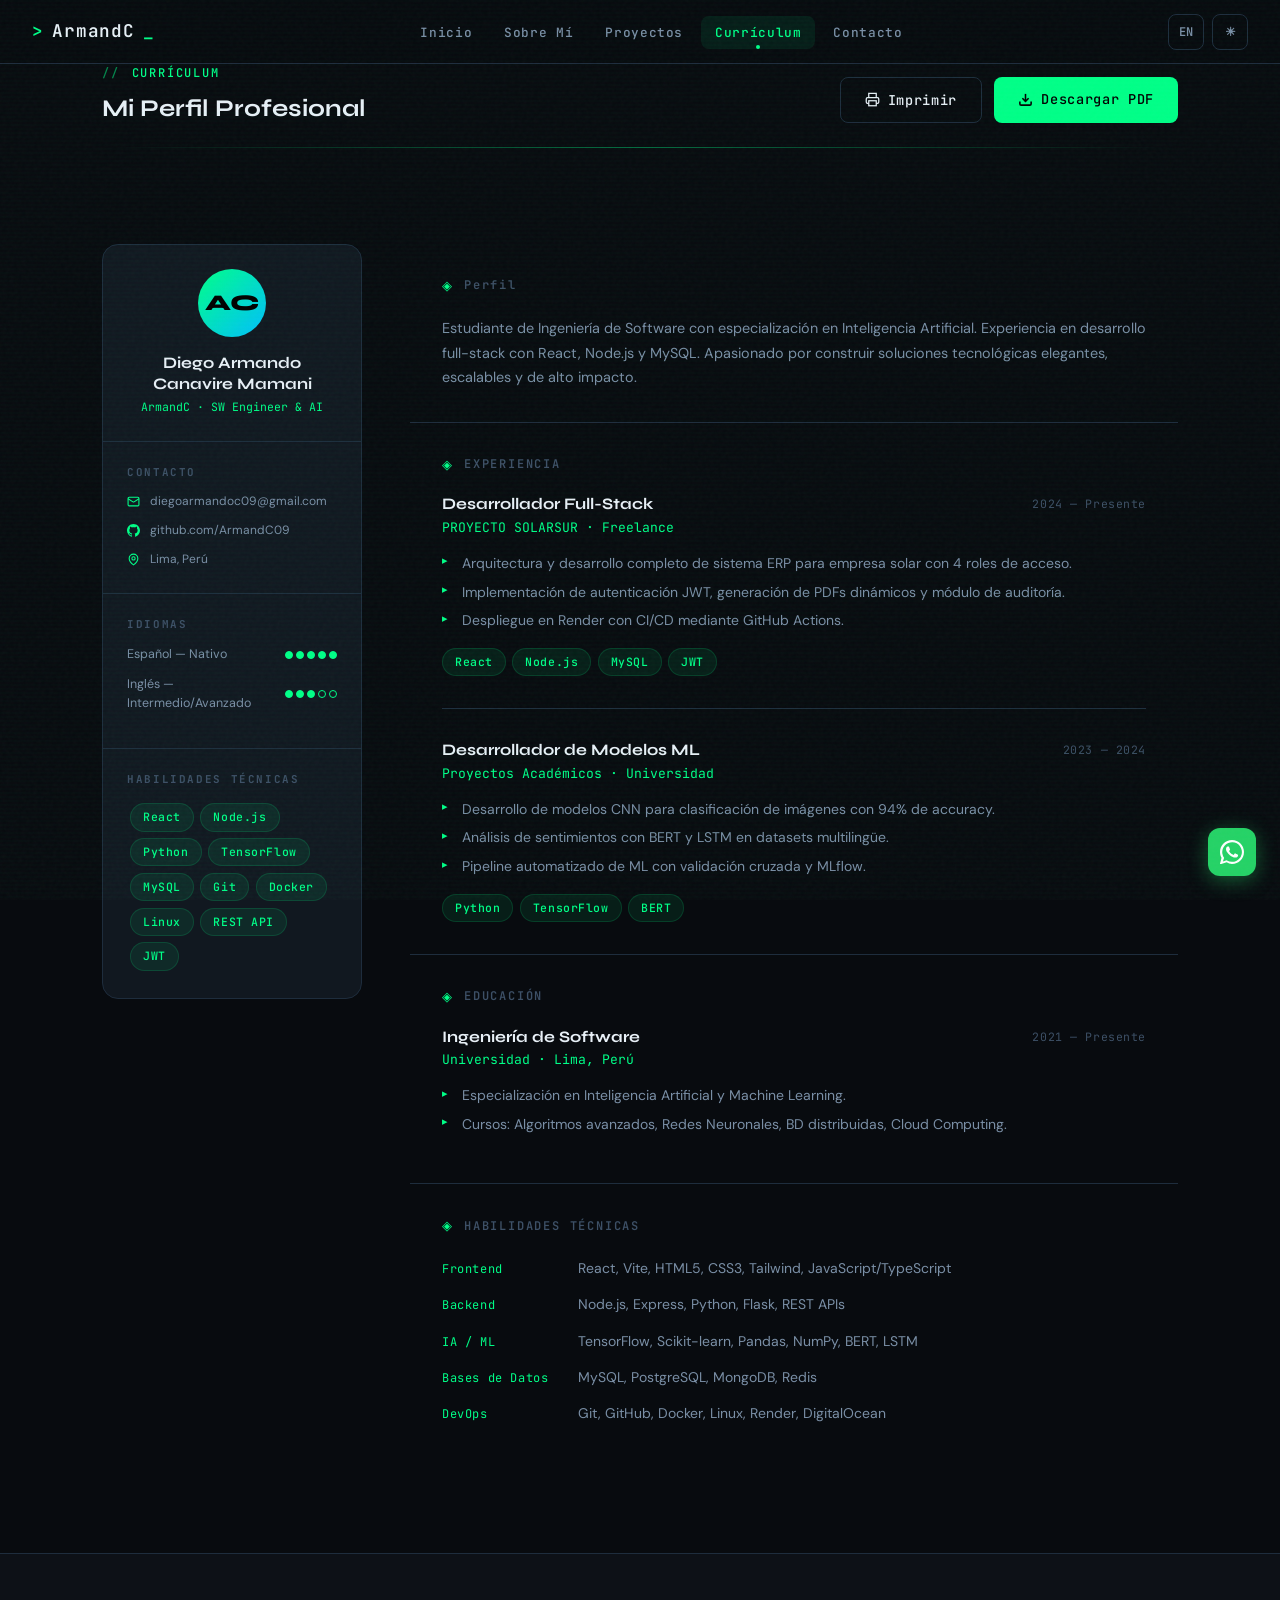
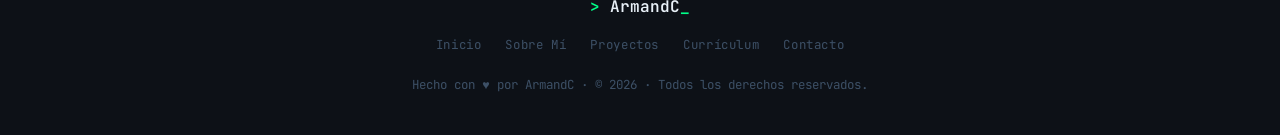
<file: cv.html>
<!DOCTYPE html>
<html lang="es" data-theme="dark">
<head>
  <meta charset="UTF-8" />
  <meta name="viewport" content="width=device-width, initial-scale=1.0" />
  <title>ArmandC — Currículum</title>
  <link rel="stylesheet" href="assets/css/global.css" />
  <link rel="stylesheet" href="assets/css/loader.css" />
  <link rel="stylesheet" href="assets/css/cv.css" />
  <link rel="icon" href="data:image/svg+xml,<svg xmlns='http://www.w3.org/2000/svg' viewBox='0 0 100 100'><text y='.9em' font-size='90'>>_</text></svg>" />
</head>
<body>
<script src="assets/js/loader.js"></script>

<div id="nav-slot"></div>

<div class="page-wrapper">

  <!-- ═══ HERO ═══ -->
  <section class="page-hero">
    <div class="container">
      <div class="cv-hero-row">
        <div>
          <p class="section-label" data-t="cv_label">CURRÍCULUM</p>
          <h1 class="page-hero-title" data-t="cv_title">Mi Perfil Profesional</h1>
        </div>
        <div class="cv-hero-actions">
          <button onclick="window.print()" class="btn btn-outline">
            <svg width="15" height="15" viewBox="0 0 24 24" fill="none" stroke="currentColor" stroke-width="2"><polyline points="6 9 6 2 18 2 18 9"/><path d="M6 18H4a2 2 0 0 1-2-2v-5a2 2 0 0 1 2-2h16a2 2 0 0 1 2 2v5a2 2 0 0 1-2 2h-2"/><rect x="6" y="14" width="12" height="8"/></svg>
            <span data-t="cv_print">Imprimir</span>
          </button>
          <a href="assets/files/CV_ArmandC.pdf" download class="btn btn-primary">
            <svg width="15" height="15" viewBox="0 0 24 24" fill="none" stroke="currentColor" stroke-width="2.5"><path d="M21 15v4a2 2 0 0 1-2 2H5a2 2 0 0 1-2-2v-4"/><polyline points="7 10 12 15 17 10"/><line x1="12" y1="15" x2="12" y2="3"/></svg>
            <span data-t="cv_download">Descargar PDF</span>
          </a>
        </div>
      </div>
      <div class="glow-line"></div>
    </div>
  </section>

  <!-- ═══ CV BODY ═══ -->
  <section class="section">
    <div class="container">
      <div class="cv-layout">

        <!-- LEFT SIDEBAR -->
        <aside class="cv-sidebar reveal">

          <!-- Personal -->
          <div class="cv-section-block">
            <div class="cv-avatar">AC</div>
            <h2 class="cv-name">Diego Armando<br>Canavire Mamani</h2>
            <p class="cv-sub mono">ArmandC · SW Engineer & AI</p>
          </div>

          <!-- Contact info -->
          <div class="cv-section-block">
            <h3 class="cv-block-title">CONTACTO</h3>
            <div class="cv-info-list">
              <div class="cv-info-item">
                <svg width="13" height="13" viewBox="0 0 24 24" fill="none" stroke="currentColor" stroke-width="2"><rect x="2" y="4" width="20" height="16" rx="2"/><path d="m22 7-8.97 5.7a1.94 1.94 0 0 1-2.06 0L2 7"/></svg>
                <span style="font-size:0.75rem">diegoarmandoc09@gmail.com</span>
              </div>
              <div class="cv-info-item">
                <svg width="13" height="13" viewBox="0 0 24 24" fill="currentColor"><path d="M12 0C5.37 0 0 5.37 0 12c0 5.3 3.438 9.8 8.205 11.385.6.113.82-.258.82-.577 0-.285-.01-1.04-.015-2.04-3.338.724-4.042-1.61-4.042-1.61C4.422 18.07 3.633 17.7 3.633 17.7c-1.087-.744.084-.729.084-.729 1.205.084 1.838 1.236 1.838 1.236 1.07 1.835 2.809 1.305 3.495.998.108-.776.417-1.305.76-1.605-2.665-.3-5.466-1.332-5.466-5.93 0-1.31.465-2.38 1.235-3.22-.135-.303-.54-1.523.105-3.176 0 0 1.005-.322 3.3 1.23.96-.267 1.98-.399 3-.405 1.02.006 2.04.138 3 .405 2.28-1.552 3.285-1.23 3.285-1.23.645 1.653.24 2.873.12 3.176.765.84 1.23 1.91 1.23 3.22 0 4.61-2.805 5.625-5.475 5.92.42.36.81 1.096.81 2.22 0 1.606-.015 2.896-.015 3.286 0 .315.21.69.825.57C20.565 21.795 24 17.295 24 12c0-6.63-5.37-12-12-12"/></svg>
                <a href="https://github.com/ArmandC09" target="_blank" style="color:var(--text-secondary);font-size:0.75rem">github.com/ArmandC09</a>
              </div>
              <div class="cv-info-item">
                <svg width="13" height="13" viewBox="0 0 24 24" fill="none" stroke="currentColor" stroke-width="2"><path d="M20 10c0 6-8 12-8 12s-8-6-8-12a8 8 0 0 1 16 0Z"/><circle cx="12" cy="10" r="3"/></svg>
                <span style="font-size:0.75rem">Lima, Perú</span>
              </div>
            </div>
          </div>

          <!-- Languages -->
          <div class="cv-section-block">
            <h3 class="cv-block-title" data-t="cv_lang_label">IDIOMAS</h3>
            <div class="cv-lang-item">
              <span data-t="cv_lang_es">Español — Nativo</span>
              <div class="lang-dots"><span class="lang-dot filled"></span><span class="lang-dot filled"></span><span class="lang-dot filled"></span><span class="lang-dot filled"></span><span class="lang-dot filled"></span></div>
            </div>
            <div class="cv-lang-item">
              <span data-t="cv_lang_en">Inglés — Intermedio</span>
              <div class="lang-dots"><span class="lang-dot filled"></span><span class="lang-dot filled"></span><span class="lang-dot filled"></span><span class="lang-dot"></span><span class="lang-dot"></span></div>
            </div>
          </div>

          <!-- Tech Skills Sidebar -->
          <div class="cv-section-block">
            <h3 class="cv-block-title" data-t="cv_skills_label">HABILIDADES</h3>
            <div class="cv-skills-list">
              <span class="tag" style="margin:0.2rem">React</span>
              <span class="tag" style="margin:0.2rem">Node.js</span>
              <span class="tag" style="margin:0.2rem">Python</span>
              <span class="tag" style="margin:0.2rem">TensorFlow</span>
              <span class="tag" style="margin:0.2rem">MySQL</span>
              <span class="tag" style="margin:0.2rem">Git</span>
              <span class="tag" style="margin:0.2rem">Docker</span>
              <span class="tag" style="margin:0.2rem">Linux</span>
              <span class="tag" style="margin:0.2rem">REST API</span>
              <span class="tag" style="margin:0.2rem">JWT</span>
            </div>
          </div>
        </aside>

        <!-- MAIN CONTENT -->
        <main class="cv-main">

          <!-- Summary -->
          <div class="cv-block reveal">
            <div class="cv-block-header">
              <span class="cv-block-icon">◈</span>
              <h3 class="cv-block-title-main">Perfil</h3>
            </div>
            <p class="cv-text">Estudiante de Ingeniería de Software con especialización en Inteligencia Artificial. Experiencia en desarrollo full-stack con React, Node.js y MySQL. Apasionado por construir soluciones tecnológicas elegantes, escalables y de alto impacto.</p>
          </div>

          <!-- Experience -->
          <div class="cv-block reveal reveal-delay-1">
            <div class="cv-block-header">
              <span class="cv-block-icon">◈</span>
              <h3 class="cv-block-title-main" data-t="cv_exp_label">EXPERIENCIA</h3>
            </div>

            <div class="cv-entry">
              <div class="cv-entry-header">
                <div>
                  <h4 class="cv-entry-title">Desarrollador Full-Stack</h4>
                  <p class="cv-entry-org">PROYECTO SOLARSUR · Freelance</p>
                </div>
                <span class="cv-entry-date mono">2024 — Presente</span>
              </div>
              <ul class="cv-entry-list">
                <li>Arquitectura y desarrollo completo de sistema ERP para empresa solar con 4 roles de acceso.</li>
                <li>Implementación de autenticación JWT, generación de PDFs dinámicos y módulo de auditoría.</li>
                <li>Despliegue en Render con CI/CD mediante GitHub Actions.</li>
              </ul>
              <div class="cv-entry-tags">
                <span class="tag">React</span><span class="tag">Node.js</span><span class="tag">MySQL</span><span class="tag">JWT</span>
              </div>
            </div>

            <div class="cv-entry">
              <div class="cv-entry-header">
                <div>
                  <h4 class="cv-entry-title">Desarrollador de Modelos ML</h4>
                  <p class="cv-entry-org">Proyectos Académicos · Universidad</p>
                </div>
                <span class="cv-entry-date mono">2023 — 2024</span>
              </div>
              <ul class="cv-entry-list">
                <li>Desarrollo de modelos CNN para clasificación de imágenes con 94% de accuracy.</li>
                <li>Análisis de sentimientos con BERT y LSTM en datasets multilingüe.</li>
                <li>Pipeline automatizado de ML con validación cruzada y MLflow.</li>
              </ul>
              <div class="cv-entry-tags">
                <span class="tag">Python</span><span class="tag">TensorFlow</span><span class="tag">BERT</span>
              </div>
            </div>
          </div>

          <!-- Education -->
          <div class="cv-block reveal reveal-delay-2">
            <div class="cv-block-header">
              <span class="cv-block-icon">◈</span>
              <h3 class="cv-block-title-main" data-t="cv_edu_label">EDUCACIÓN</h3>
            </div>

            <div class="cv-entry">
              <div class="cv-entry-header">
                <div>
                  <h4 class="cv-entry-title" data-t="about_edu_deg">Ingeniería de Software</h4>
                  <p class="cv-entry-org">Universidad · Lima, Perú</p>
                </div>
                <span class="cv-entry-date mono">2021 — Presente</span>
              </div>
              <ul class="cv-entry-list">
                <li>Especialización en Inteligencia Artificial y Machine Learning.</li>
                <li>Cursos: Algoritmos avanzados, Redes Neuronales, BD distribuidas, Cloud Computing.</li>
              </ul>
            </div>
          </div>

          <!-- Skills detail -->
          <div class="cv-block reveal reveal-delay-3">
            <div class="cv-block-header">
              <span class="cv-block-icon">◈</span>
              <h3 class="cv-block-title-main" data-t="cv_skills_label">HABILIDADES TÉCNICAS</h3>
            </div>
            <div class="cv-skills-table">
              <div class="cv-skill-row">
                <span class="cv-skill-cat">Frontend</span>
                <span class="cv-skill-items">React, Vite, HTML5, CSS3, Tailwind, JavaScript/TypeScript</span>
              </div>
              <div class="cv-skill-row">
                <span class="cv-skill-cat">Backend</span>
                <span class="cv-skill-items">Node.js, Express, Python, Flask, REST APIs</span>
              </div>
              <div class="cv-skill-row">
                <span class="cv-skill-cat">IA / ML</span>
                <span class="cv-skill-items">TensorFlow, Scikit-learn, Pandas, NumPy, BERT, LSTM</span>
              </div>
              <div class="cv-skill-row">
                <span class="cv-skill-cat">Bases de Datos</span>
                <span class="cv-skill-items">MySQL, PostgreSQL, MongoDB, Redis</span>
              </div>
              <div class="cv-skill-row">
                <span class="cv-skill-cat">DevOps</span>
                <span class="cv-skill-items">Git, GitHub, Docker, Linux, Render, DigitalOcean</span>
              </div>
            </div>
          </div>

        </main>
      </div>
    </div>
  </section>

</div>

<div id="footer-slot"></div>
<div id="float-slot"></div>

<script src="assets/js/components.js"></script>
<script src="assets/js/core.js"></script>
</body>
</html>
</file>
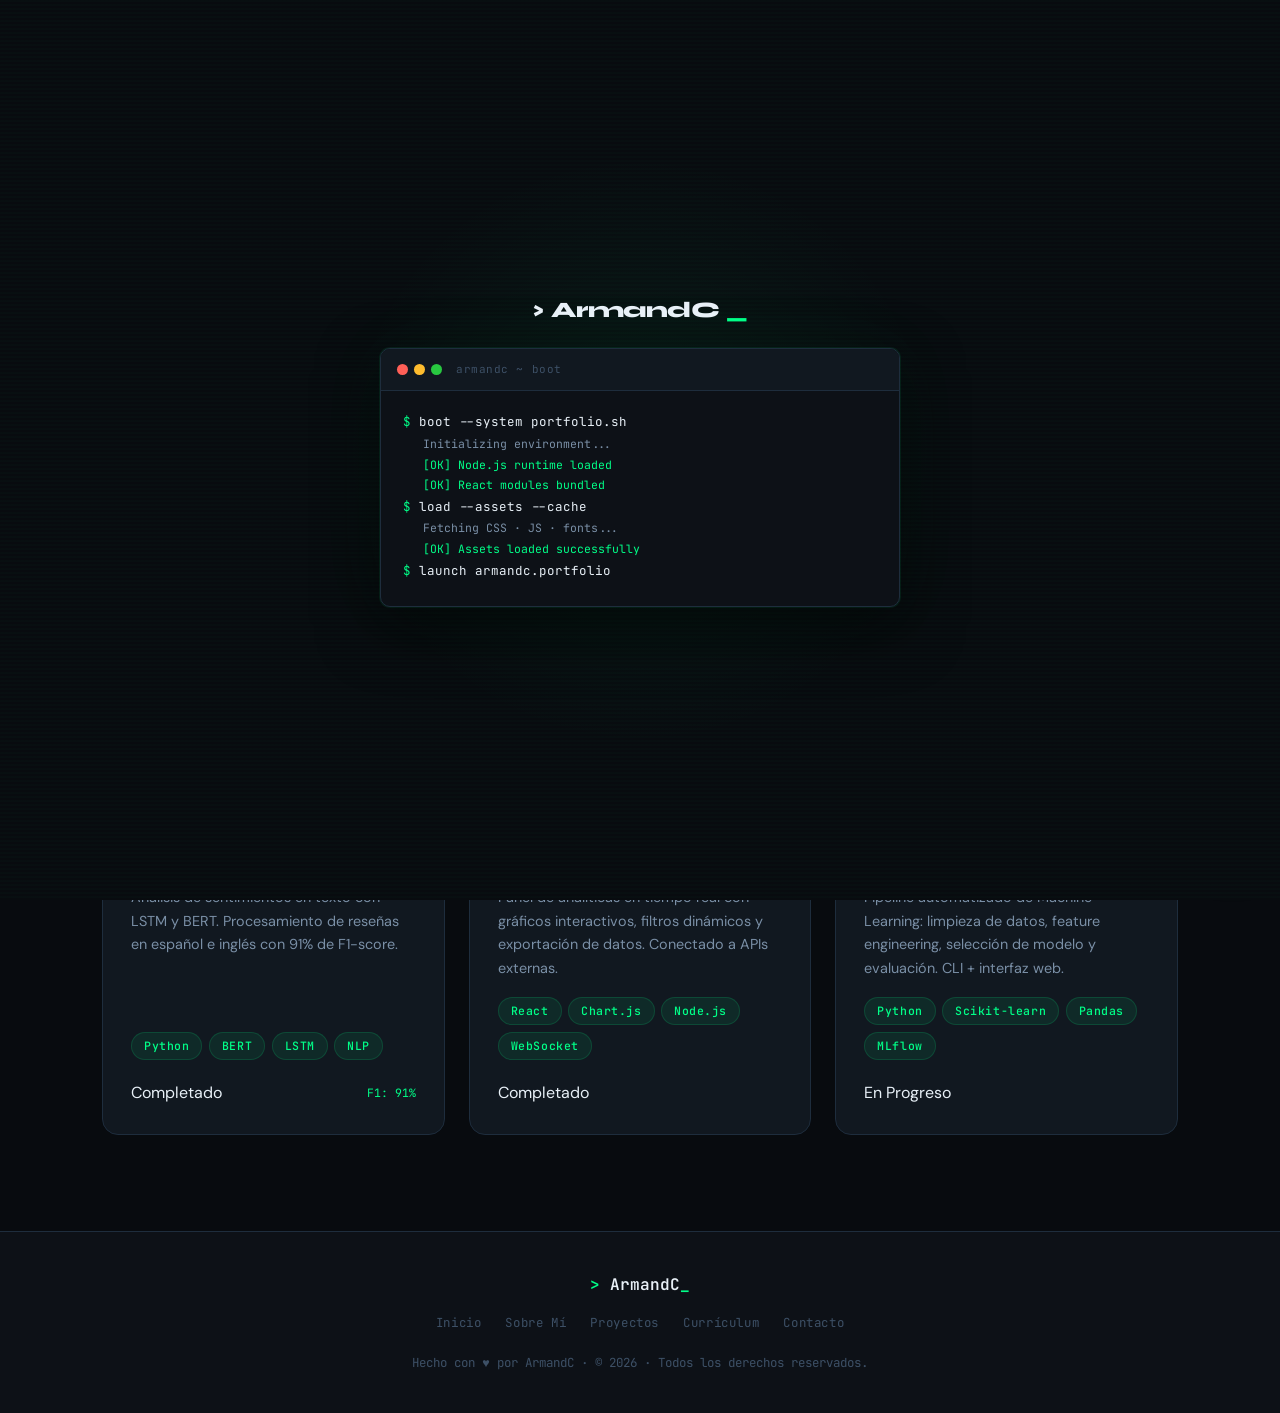
<file: projects.html>
<!DOCTYPE html>
<html lang="es" data-theme="dark">
<head>
  <meta charset="UTF-8" />
  <meta name="viewport" content="width=device-width, initial-scale=1.0" />
  <title>ArmandC — Proyectos</title>
  <link rel="stylesheet" href="assets/css/global.css" />
  <link rel="stylesheet" href="assets/css/loader.css" />
  <link rel="stylesheet" href="assets/css/projects.css" />
  <link rel="icon" href="data:image/svg+xml,<svg xmlns='http://www.w3.org/2000/svg' viewBox='0 0 100 100'><text y='.9em' font-size='90'>>_</text></svg>" />
</head>
<body>
<script src="assets/js/loader.js"></script>

<div id="nav-slot"></div>

<div class="page-wrapper">

  <!-- ═══ HERO ═══ -->
  <section class="page-hero">
    <div class="container">
      <p class="section-label" data-t="proj_label">PROYECTOS</p>
      <h1 class="page-hero-title" data-t="proj_title">Lo que construyo</h1>
      <p class="page-hero-desc" data-t="proj_desc">Una selección de proyectos que muestran mis capacidades técnicas y creatividad.</p>
      <div class="glow-line"></div>
    </div>
  </section>

  <!-- ═══ FILTER + GRID ═══ -->
  <section class="section">
    <div class="container">

      <!-- Filter Tabs -->
      <div class="filter-bar reveal">
        <button class="filter-btn active" data-filter="all" data-t="proj_all">Todos</button>
        <button class="filter-btn" data-filter="web" data-t="proj_web">Web</button>
        <button class="filter-btn" data-filter="ai" data-t="proj_ai">IA / ML</button>
        <button class="filter-btn" data-filter="mobile" data-t="proj_mobile">Móvil</button>
      </div>

      <!-- Projects Grid -->
      <div class="projects-grid" id="projects-grid">

        <!-- SOLARSUR -->
        <div class="proj-card reveal" data-category="web">
          <div class="proj-card-top">
            <div class="proj-icon">⚡</div>
            <div class="proj-links">
              <a href="https://github.com/ArmandC09/PROYECTO-SOLARSUR" class="proj-link" target="_blank" rel="noopener" title="GitHub">
                <svg width="16" height="16" viewBox="0 0 24 24" fill="currentColor"><path d="M12 0C5.37 0 0 5.37 0 12c0 5.3 3.438 9.8 8.205 11.385.6.113.82-.258.82-.577 0-.285-.01-1.04-.015-2.04-3.338.724-4.042-1.61-4.042-1.61C4.422 18.07 3.633 17.7 3.633 17.7c-1.087-.744.084-.729.084-.729 1.205.084 1.838 1.236 1.838 1.236 1.07 1.835 2.809 1.305 3.495.998.108-.776.417-1.305.76-1.605-2.665-.3-5.466-1.332-5.466-5.93 0-1.31.465-2.38 1.235-3.22-.135-.303-.54-1.523.105-3.176 0 0 1.005-.322 3.3 1.23.96-.267 1.98-.399 3-.405 1.02.006 2.04.138 3 .405 2.28-1.552 3.285-1.23 3.285-1.23.645 1.653.24 2.873.12 3.176.765.84 1.23 1.91 1.23 3.22 0 4.61-2.805 5.625-5.475 5.92.42.36.81 1.096.81 2.22 0 1.606-.015 2.896-.015 3.286 0 .315.21.69.825.57C20.565 21.795 24 17.295 24 12c0-6.63-5.37-12-12-12"/></svg>
              </a>
            </div>
          </div>
          <h3 class="proj-title">PROYECTO SOLARSUR</h3>
          <p class="proj-desc">Sistema ERP completo para empresa de energía solar. Gestión de clientes, inventario, cotizaciones PDF, ventas, proveedores, auditoría multi-rol con JWT.</p>
          <div class="proj-tags">
            <span class="tag">React</span><span class="tag">Vite</span><span class="tag">Node.js</span><span class="tag">MySQL</span><span class="tag">JWT</span><span class="tag">PDF</span>
          </div>
          <div class="proj-footer">
            <span class="feat-status status-done" data-t="proj_status_done">Completado</span>
            <div class="proj-metrics">
              <span class="mono" style="font-size:0.72rem;color:var(--text-muted)">4 roles · 8 módulos</span>
            </div>
          </div>
        </div>

        <!-- AI Vision API -->
        <div class="proj-card reveal reveal-delay-1" data-category="ai">
          <div class="proj-card-top">
            <div class="proj-icon">🧠</div>
            <div class="proj-links">
              <a href="#" class="proj-link" title="GitHub">
                <svg width="16" height="16" viewBox="0 0 24 24" fill="currentColor"><path d="M12 0C5.37 0 0 5.37 0 12c0 5.3 3.438 9.8 8.205 11.385.6.113.82-.258.82-.577 0-.285-.01-1.04-.015-2.04-3.338.724-4.042-1.61-4.042-1.61C4.422 18.07 3.633 17.7 3.633 17.7c-1.087-.744.084-.729.084-.729 1.205.084 1.838 1.236 1.838 1.236 1.07 1.835 2.809 1.305 3.495.998.108-.776.417-1.305.76-1.605-2.665-.3-5.466-1.332-5.466-5.93 0-1.31.465-2.38 1.235-3.22-.135-.303-.54-1.523.105-3.176 0 0 1.005-.322 3.3 1.23.96-.267 1.98-.399 3-.405 1.02.006 2.04.138 3 .405 2.28-1.552 3.285-1.23 3.285-1.23.645 1.653.24 2.873.12 3.176.765.84 1.23 1.91 1.23 3.22 0 4.61-2.805 5.625-5.475 5.92.42.36.81 1.096.81 2.22 0 1.606-.015 2.896-.015 3.286 0 .315.21.69.825.57C20.565 21.795 24 17.295 24 12c0-6.63-5.37-12-12-12"/></svg>
              </a>
            </div>
          </div>
          <h3 class="proj-title">AI Vision API</h3>
          <p class="proj-desc">API REST de visión computacional para clasificación de imágenes en tiempo real. CNN personalizada con TensorFlow, 94% de precisión en dataset de prueba.</p>
          <div class="proj-tags">
            <span class="tag">Python</span><span class="tag">TensorFlow</span><span class="tag">Flask</span><span class="tag">CNN</span><span class="tag">REST API</span>
          </div>
          <div class="proj-footer">
            <span class="feat-status status-wip" data-t="proj_status_wip">En Progreso</span>
            <div class="proj-metrics">
              <span class="mono" style="font-size:0.72rem;color:var(--accent)">94% accuracy</span>
            </div>
          </div>
        </div>

        <!-- TaskFlow -->
        <div class="proj-card reveal reveal-delay-2" data-category="mobile">
          <div class="proj-card-top">
            <div class="proj-icon">✅</div>
            <div class="proj-links">
              <a href="#" class="proj-link" title="GitHub">
                <svg width="16" height="16" viewBox="0 0 24 24" fill="currentColor"><path d="M12 0C5.37 0 0 5.37 0 12c0 5.3 3.438 9.8 8.205 11.385.6.113.82-.258.82-.577 0-.285-.01-1.04-.015-2.04-3.338.724-4.042-1.61-4.042-1.61C4.422 18.07 3.633 17.7 3.633 17.7c-1.087-.744.084-.729.084-.729 1.205.084 1.838 1.236 1.838 1.236 1.07 1.835 2.809 1.305 3.495.998.108-.776.417-1.305.76-1.605-2.665-.3-5.466-1.332-5.466-5.93 0-1.31.465-2.38 1.235-3.22-.135-.303-.54-1.523.105-3.176 0 0 1.005-.322 3.3 1.23.96-.267 1.98-.399 3-.405 1.02.006 2.04.138 3 .405 2.28-1.552 3.285-1.23 3.285-1.23.645 1.653.24 2.873.12 3.176.765.84 1.23 1.91 1.23 3.22 0 4.61-2.805 5.625-5.475 5.92.42.36.81 1.096.81 2.22 0 1.606-.015 2.896-.015 3.286 0 .315.21.69.825.57C20.565 21.795 24 17.295 24 12c0-6.63-5.37-12-12-12"/></svg>
              </a>
            </div>
          </div>
          <h3 class="proj-title">TaskFlow App</h3>
          <p class="proj-desc">Aplicación móvil de gestión de tareas con sincronización en tiempo real, notificaciones push inteligentes y soporte offline.</p>
          <div class="proj-tags">
            <span class="tag">React Native</span><span class="tag">Expo</span><span class="tag">Firebase</span>
          </div>
          <div class="proj-footer">
            <span class="feat-status status-done" data-t="proj_status_done">Completado</span>
          </div>
        </div>

        <!-- NLP Sentiment -->
        <div class="proj-card reveal" data-category="ai">
          <div class="proj-card-top">
            <div class="proj-icon">💬</div>
            <div class="proj-links">
              <a href="#" class="proj-link" title="GitHub">
                <svg width="16" height="16" viewBox="0 0 24 24" fill="currentColor"><path d="M12 0C5.37 0 0 5.37 0 12c0 5.3 3.438 9.8 8.205 11.385.6.113.82-.258.82-.577 0-.285-.01-1.04-.015-2.04-3.338.724-4.042-1.61-4.042-1.61C4.422 18.07 3.633 17.7 3.633 17.7c-1.087-.744.084-.729.084-.729 1.205.084 1.838 1.236 1.838 1.236 1.07 1.835 2.809 1.305 3.495.998.108-.776.417-1.305.76-1.605-2.665-.3-5.466-1.332-5.466-5.93 0-1.31.465-2.38 1.235-3.22-.135-.303-.54-1.523.105-3.176 0 0 1.005-.322 3.3 1.23.96-.267 1.98-.399 3-.405 1.02.006 2.04.138 3 .405 2.28-1.552 3.285-1.23 3.285-1.23.645 1.653.24 2.873.12 3.176.765.84 1.23 1.91 1.23 3.22 0 4.61-2.805 5.625-5.475 5.92.42.36.81 1.096.81 2.22 0 1.606-.015 2.896-.015 3.286 0 .315.21.69.825.57C20.565 21.795 24 17.295 24 12c0-6.63-5.37-12-12-12"/></svg>
              </a>
            </div>
          </div>
          <h3 class="proj-title">Sentiment Analyzer</h3>
          <p class="proj-desc">Análisis de sentimientos en texto con LSTM y BERT. Procesamiento de reseñas en español e inglés con 91% de F1-score.</p>
          <div class="proj-tags">
            <span class="tag">Python</span><span class="tag">BERT</span><span class="tag">LSTM</span><span class="tag">NLP</span>
          </div>
          <div class="proj-footer">
            <span class="feat-status status-done" data-t="proj_status_done">Completado</span>
            <span class="mono" style="font-size:0.72rem;color:var(--accent)">F1: 91%</span>
          </div>
        </div>

        <!-- Dashboard Analytics -->
        <div class="proj-card reveal reveal-delay-1" data-category="web">
          <div class="proj-card-top">
            <div class="proj-icon">📊</div>
            <div class="proj-links">
              <a href="#" class="proj-link" title="GitHub">
                <svg width="16" height="16" viewBox="0 0 24 24" fill="currentColor"><path d="M12 0C5.37 0 0 5.37 0 12c0 5.3 3.438 9.8 8.205 11.385.6.113.82-.258.82-.577 0-.285-.01-1.04-.015-2.04-3.338.724-4.042-1.61-4.042-1.61C4.422 18.07 3.633 17.7 3.633 17.7c-1.087-.744.084-.729.084-.729 1.205.084 1.838 1.236 1.838 1.236 1.07 1.835 2.809 1.305 3.495.998.108-.776.417-1.305.76-1.605-2.665-.3-5.466-1.332-5.466-5.93 0-1.31.465-2.38 1.235-3.22-.135-.303-.54-1.523.105-3.176 0 0 1.005-.322 3.3 1.23.96-.267 1.98-.399 3-.405 1.02.006 2.04.138 3 .405 2.28-1.552 3.285-1.23 3.285-1.23.645 1.653.24 2.873.12 3.176.765.84 1.23 1.91 1.23 3.22 0 4.61-2.805 5.625-5.475 5.92.42.36.81 1.096.81 2.22 0 1.606-.015 2.896-.015 3.286 0 .315.21.69.825.57C20.565 21.795 24 17.295 24 12c0-6.63-5.37-12-12-12"/></svg>
              </a>
            </div>
          </div>
          <h3 class="proj-title">Analytics Dashboard</h3>
          <p class="proj-desc">Panel de analíticas en tiempo real con gráficos interactivos, filtros dinámicos y exportación de datos. Conectado a APIs externas.</p>
          <div class="proj-tags">
            <span class="tag">React</span><span class="tag">Chart.js</span><span class="tag">Node.js</span><span class="tag">WebSocket</span>
          </div>
          <div class="proj-footer">
            <span class="feat-status status-done" data-t="proj_status_done">Completado</span>
          </div>
        </div>

        <!-- AutoML Pipeline -->
        <div class="proj-card reveal reveal-delay-2" data-category="ai">
          <div class="proj-card-top">
            <div class="proj-icon">🤖</div>
            <div class="proj-links">
              <a href="#" class="proj-link" title="GitHub">
                <svg width="16" height="16" viewBox="0 0 24 24" fill="currentColor"><path d="M12 0C5.37 0 0 5.37 0 12c0 5.3 3.438 9.8 8.205 11.385.6.113.82-.258.82-.577 0-.285-.01-1.04-.015-2.04-3.338.724-4.042-1.61-4.042-1.61C4.422 18.07 3.633 17.7 3.633 17.7c-1.087-.744.084-.729.084-.729 1.205.084 1.838 1.236 1.838 1.236 1.07 1.835 2.809 1.305 3.495.998.108-.776.417-1.305.76-1.605-2.665-.3-5.466-1.332-5.466-5.93 0-1.31.465-2.38 1.235-3.22-.135-.303-.54-1.523.105-3.176 0 0 1.005-.322 3.3 1.23.96-.267 1.98-.399 3-.405 1.02.006 2.04.138 3 .405 2.28-1.552 3.285-1.23 3.285-1.23.645 1.653.24 2.873.12 3.176.765.84 1.23 1.91 1.23 3.22 0 4.61-2.805 5.625-5.475 5.92.42.36.81 1.096.81 2.22 0 1.606-.015 2.896-.015 3.286 0 .315.21.69.825.57C20.565 21.795 24 17.295 24 12c0-6.63-5.37-12-12-12"/></svg>
              </a>
            </div>
          </div>
          <h3 class="proj-title">AutoML Pipeline</h3>
          <p class="proj-desc">Pipeline automatizado de Machine Learning: limpieza de datos, feature engineering, selección de modelo y evaluación. CLI + interfaz web.</p>
          <div class="proj-tags">
            <span class="tag">Python</span><span class="tag">Scikit-learn</span><span class="tag">Pandas</span><span class="tag">MLflow</span>
          </div>
          <div class="proj-footer">
            <span class="feat-status status-wip" data-t="proj_status_wip">En Progreso</span>
          </div>
        </div>

      </div><!-- /projects-grid -->

      <!-- Empty state -->
      <div class="empty-state" id="empty-state" style="display:none">
        <span class="mono" style="color:var(--text-muted)">// No se encontraron proyectos</span>
      </div>

    </div>
  </section>

</div><!-- /page-wrapper -->

<div id="footer-slot"></div>
<div id="float-slot"></div>

<script src="assets/js/components.js"></script>
<script src="assets/js/core.js"></script>
<script src="assets/js/projects.js"></script>
</body>
</html>
</file>
<file: assets/css/global.css>
/* =========================================
   ArmandC Portfolio — Global Styles
   ========================================= */

@import url('https://fonts.googleapis.com/css2?family=Syne:wght@400;500;600;700;800&family=JetBrains+Mono:wght@300;400;500;600&family=DM+Sans:wght@300;400;500&display=swap');

/* ── CSS Variables ── */
:root {
  /* Dark theme (default) */
  --bg-primary: #080b0f;
  --bg-secondary: #0d1117;
  --bg-card: #111820;
  --bg-card-hover: #161e28;
  --border: #1e2d3d;
  --border-bright: #00ff88;
  --accent: #00ff88;
  --accent-dim: rgba(0, 255, 136, 0.08);
  --accent-glow: rgba(0, 255, 136, 0.25);
  --text-primary: #e8f0f7;
  --text-secondary: #7a8fa6;
  --text-muted: #3d5066;
  --text-code: #00ff88;
  --nav-bg: rgba(8, 11, 15, 0.9);
  --glass: rgba(13, 17, 23, 0.7);
  --shadow: 0 0 40px rgba(0, 255, 136, 0.05);
  --radius: 8px;
  --radius-lg: 16px;
  --font-display: 'Syne', sans-serif;
  --font-mono: 'JetBrains Mono', monospace;
  --font-body: 'DM Sans', sans-serif;
  --transition: 0.3s cubic-bezier(0.4, 0, 0.2, 1);
  --scanline-opacity: 0.015;
}

[data-theme="light"] {
  --bg-primary: #f0f4f8;
  --bg-secondary: #e8edf3;
  --bg-card: #ffffff;
  --bg-card-hover: #f7f9fc;
  --border: #d0dae6;
  --border-bright: #009a52;
  --accent: #009a52;
  --accent-dim: rgba(0, 154, 82, 0.06);
  --accent-glow: rgba(0, 154, 82, 0.2);
  --text-primary: #0a1628;
  --text-secondary: #4a6080;
  --text-muted: #8aa0b8;
  --text-code: #007a42;
  --nav-bg: rgba(240, 244, 248, 0.92);
  --glass: rgba(240, 244, 248, 0.8);
  --shadow: 0 0 40px rgba(0, 154, 82, 0.08);
  --scanline-opacity: 0;
}

/* ── Reset & Base ── */
*, *::before, *::after {
  margin: 0;
  padding: 0;
  box-sizing: border-box;
}

html {
  scroll-behavior: smooth;
  font-size: 16px;
}

body {
  font-family: var(--font-body);
  background-color: var(--bg-primary);
  color: var(--text-primary);
  line-height: 1.6;
  min-height: 100vh;
  overflow-x: hidden;
  transition: background-color 0.4s ease, color 0.4s ease;
  position: relative;
}

/* Scanline effect (dark only) */
body::before {
  content: '';
  position: fixed;
  inset: 0;
  background: repeating-linear-gradient(
    0deg,
    transparent,
    transparent 2px,
    rgba(0, 255, 136, var(--scanline-opacity)) 2px,
    rgba(0, 255, 136, var(--scanline-opacity)) 4px
  );
  pointer-events: none;
  z-index: 9999;
}

/* ── Typography ── */
h1, h2, h3, h4, h5, h6 {
  font-family: var(--font-display);
  font-weight: 700;
  line-height: 1.15;
  color: var(--text-primary);
}

p { color: var(--text-secondary); }

a {
  color: var(--accent);
  text-decoration: none;
  transition: var(--transition);
}

code, .mono {
  font-family: var(--font-mono);
  font-size: 0.875em;
  color: var(--text-code);
}

/* ── Navbar ── */
.navbar {
  position: fixed;
  top: 0;
  left: 0;
  right: 0;
  z-index: 1000;
  background: var(--nav-bg);
  backdrop-filter: blur(20px);
  -webkit-backdrop-filter: blur(20px);
  border-bottom: 1px solid var(--border);
  padding: 0 2rem;
  height: 64px;
  display: flex;
  align-items: center;
  justify-content: space-between;
  transition: background 0.4s ease, border-color 0.4s ease;
}

.nav-logo {
  font-family: var(--font-mono);
  font-weight: 600;
  font-size: 1.1rem;
  color: var(--text-primary);
  letter-spacing: 0.05em;
  display: flex;
  align-items: center;
  gap: 0.5rem;
}

.nav-logo .accent { color: var(--accent); }

.nav-links {
  display: flex;
  align-items: center;
  gap: 0.25rem;
  list-style: none;
}

.nav-links a {
  font-family: var(--font-mono);
  font-size: 0.8rem;
  font-weight: 500;
  color: var(--text-secondary);
  padding: 0.5rem 0.875rem;
  border-radius: var(--radius);
  letter-spacing: 0.05em;
  transition: var(--transition);
  position: relative;
}

.nav-links a:hover,
.nav-links a.active {
  color: var(--accent);
  background: var(--accent-dim);
}

.nav-links a.active::after {
  content: '';
  position: absolute;
  bottom: 0;
  left: 50%;
  transform: translateX(-50%);
  width: 4px;
  height: 4px;
  border-radius: 50%;
  background: var(--accent);
}

.nav-controls {
  display: flex;
  align-items: center;
  gap: 0.5rem;
}

.btn-icon {
  width: 36px;
  height: 36px;
  border-radius: var(--radius);
  border: 1px solid var(--border);
  background: transparent;
  color: var(--text-secondary);
  cursor: pointer;
  display: flex;
  align-items: center;
  justify-content: center;
  transition: var(--transition);
  font-family: var(--font-mono);
  font-size: 0.75rem;
  font-weight: 600;
}

.btn-icon:hover {
  border-color: var(--accent);
  color: var(--accent);
  background: var(--accent-dim);
}

.hamburger {
  display: none;
  flex-direction: column;
  gap: 5px;
  cursor: pointer;
  padding: 6px;
  border: 1px solid var(--border);
  border-radius: var(--radius);
  background: transparent;
}

.hamburger span {
  display: block;
  width: 20px;
  height: 2px;
  background: var(--text-secondary);
  border-radius: 2px;
  transition: var(--transition);
}

/* ── Mobile Nav ── */
.mobile-menu {
  display: none;
  position: fixed;
  top: 64px;
  left: 0;
  right: 0;
  background: var(--bg-secondary);
  border-bottom: 1px solid var(--border);
  padding: 1rem;
  z-index: 999;
  flex-direction: column;
  gap: 0.25rem;
  backdrop-filter: blur(20px);
}

.mobile-menu.open { display: flex; }

.mobile-menu a {
  font-family: var(--font-mono);
  font-size: 0.85rem;
  color: var(--text-secondary);
  padding: 0.75rem 1rem;
  border-radius: var(--radius);
  transition: var(--transition);
}

.mobile-menu a:hover,
.mobile-menu a.active {
  color: var(--accent);
  background: var(--accent-dim);
}

/* ── Page Wrapper ── */
.page-wrapper {
  padding-top: 64px;
  min-height: 100vh;
}

/* ── Container ── */
.container {
  max-width: 1140px;
  margin: 0 auto;
  padding: 0 2rem;
}

.container-sm {
  max-width: 780px;
  margin: 0 auto;
  padding: 0 2rem;
}

/* ── Section ── */
.section {
  padding: 6rem 0;
}

.section-label {
  font-family: var(--font-mono);
  font-size: 0.75rem;
  font-weight: 500;
  color: var(--accent);
  letter-spacing: 0.15em;
  text-transform: uppercase;
  margin-bottom: 0.75rem;
  display: flex;
  align-items: center;
  gap: 0.75rem;
}

.section-label::before {
  content: '//';
  opacity: 0.5;
}

.section-title {
  font-size: clamp(2rem, 5vw, 3.5rem);
  font-weight: 800;
  margin-bottom: 1.25rem;
}

.section-desc {
  font-size: 1.1rem;
  color: var(--text-secondary);
  max-width: 520px;
  line-height: 1.7;
}

/* ── Buttons ── */
.btn {
  display: inline-flex;
  align-items: center;
  gap: 0.5rem;
  padding: 0.75rem 1.5rem;
  border-radius: var(--radius);
  font-family: var(--font-mono);
  font-size: 0.85rem;
  font-weight: 500;
  cursor: pointer;
  transition: var(--transition);
  border: none;
  letter-spacing: 0.05em;
}

.btn-primary {
  background: var(--accent);
  color: #000;
}

.btn-primary:hover {
  background: color-mix(in srgb, var(--accent) 85%, #000 15%);
  color: #000;
  transform: translateY(-2px);
  box-shadow: 0 8px 24px var(--accent-glow);
  filter: brightness(1.1);
}

.btn-outline {
  background: transparent;
  color: var(--text-primary);
  border: 1px solid var(--border);
}

.btn-outline:hover {
  border-color: var(--accent);
  color: var(--accent);
  background: var(--accent-dim);
  transform: translateY(-2px);
}

/* Ensure card hover in light mode keeps text visible */
[data-theme="light"] .card:hover,
[data-theme="light"] .feat-card:hover {
  box-shadow: 0 12px 40px rgba(0, 154, 82, 0.15);
}

/* ── Cards ── */
.card {
  background: var(--bg-card);
  border: 1px solid var(--border);
  border-radius: var(--radius-lg);
  padding: 1.75rem;
  transition: var(--transition);
}

.card:hover {
  background: var(--bg-card-hover);
  border-color: var(--border-bright);
  transform: translateY(-4px);
  box-shadow: 0 12px 40px var(--accent-glow);
}

/* ── Tag / Badge ── */
.tag {
  display: inline-flex;
  align-items: center;
  padding: 0.25rem 0.75rem;
  background: var(--accent-dim);
  border: 1px solid rgba(0, 255, 136, 0.15);
  border-radius: 100px;
  font-family: var(--font-mono);
  font-size: 0.72rem;
  font-weight: 500;
  color: var(--accent);
  letter-spacing: 0.05em;
}

/* ── Divider ── */
.divider {
  height: 1px;
  background: linear-gradient(to right, transparent, var(--border), transparent);
  margin: 3rem 0;
}

/* ── Glow Line ── */
.glow-line {
  height: 1px;
  background: linear-gradient(to right, transparent, var(--accent), transparent);
  opacity: 0.4;
}

/* ── Scroll Animations ── */
.reveal {
  opacity: 0;
  transform: translateY(28px);
  transition: opacity 0.7s ease, transform 0.7s ease;
}

.reveal.visible {
  opacity: 1;
  transform: translateY(0);
}

.reveal-delay-1 { transition-delay: 0.1s; }
.reveal-delay-2 { transition-delay: 0.2s; }
.reveal-delay-3 { transition-delay: 0.3s; }
.reveal-delay-4 { transition-delay: 0.4s; }

/* ── Back to Top ── */
#back-to-top {
  position: fixed;
  bottom: 5.5rem;
  right: 1.5rem;
  width: 42px;
  height: 42px;
  background: var(--bg-card);
  border: 1px solid var(--border);
  border-radius: var(--radius);
  color: var(--text-secondary);
  cursor: pointer;
  display: flex;
  align-items: center;
  justify-content: center;
  z-index: 500;
  transition: var(--transition);
  opacity: 0;
  pointer-events: none;
  font-size: 1rem;
}

#back-to-top.visible {
  opacity: 1;
  pointer-events: all;
}

#back-to-top:hover {
  border-color: var(--accent);
  color: var(--accent);
  background: var(--accent-dim);
  transform: translateY(-3px);
}

/* ── WhatsApp Float ── */
#whatsapp-float {
  position: fixed;
  bottom: 1.5rem;
  right: 1.5rem;
  width: 48px;
  height: 48px;
  background: #25d366;
  border-radius: 12px;
  color: #fff;
  display: flex;
  align-items: center;
  justify-content: center;
  z-index: 500;
  box-shadow: 0 4px 20px rgba(37, 211, 102, 0.4);
  transition: var(--transition);
  font-size: 1.35rem;
}

#whatsapp-float:hover {
  transform: translateY(-3px) scale(1.05);
  box-shadow: 0 8px 28px rgba(37, 211, 102, 0.55);
}

/* ── Footer ── */
footer {
  background: var(--bg-secondary);
  border-top: 1px solid var(--border);
  padding: 2.5rem 0;
  text-align: center;
}

footer .foot-top {
  font-family: var(--font-mono);
  font-size: 1rem;
  font-weight: 600;
  color: var(--text-primary);
  margin-bottom: 1rem;
}

footer .foot-top .accent { color: var(--accent); }

footer .foot-links {
  display: flex;
  justify-content: center;
  gap: 1.5rem;
  margin-bottom: 1.25rem;
  flex-wrap: wrap;
}

footer .foot-links a {
  font-family: var(--font-mono);
  font-size: 0.78rem;
  color: var(--text-muted);
  letter-spacing: 0.05em;
  transition: var(--transition);
}

footer .foot-links a:hover { color: var(--accent); }

footer .copy {
  font-size: 0.78rem;
  color: var(--text-muted);
  font-family: var(--font-mono);
}

/* ── Skill Bar ── */
.skill-bar-wrap {
  margin-bottom: 1rem;
}

.skill-bar-header {
  display: flex;
  justify-content: space-between;
  margin-bottom: 0.4rem;
  font-family: var(--font-mono);
  font-size: 0.8rem;
}

.skill-bar-header .name { color: var(--text-primary); font-weight: 500; }
.skill-bar-header .pct { color: var(--accent); }

.skill-bar-track {
  height: 5px;
  background: var(--border);
  border-radius: 100px;
  overflow: hidden;
}

.skill-bar-fill {
  height: 100%;
  background: linear-gradient(90deg, var(--accent), var(--text-code));
  border-radius: 100px;
  width: 0;
  transition: width 1.2s cubic-bezier(0.4, 0, 0.2, 1);
}

/* ── Responsive ── */
@media (max-width: 768px) {
  .navbar { padding: 0 1.25rem; }
  .nav-links { display: none; }
  .hamburger { display: flex; }
  .section { padding: 4rem 0; }
  .container, .container-sm { padding: 0 1.25rem; }

  .section-title { font-size: clamp(1.75rem, 8vw, 2.5rem); }
}

/* ── Cursor Blink ── */
@keyframes blink {
  0%, 100% { opacity: 1; }
  50% { opacity: 0; }
}

.cursor-blink {
  display: inline-block;
  width: 2px;
  height: 1.1em;
  background: var(--accent);
  margin-left: 3px;
  vertical-align: middle;
  animation: blink 1s step-end infinite;
}

/* ── Glitch animation ── */
@keyframes glitch {
  0% { transform: translate(0); clip-path: none; }
  20% { transform: translate(-2px, 1px); clip-path: polygon(0 20%, 100% 20%, 100% 40%, 0 40%); }
  40% { transform: translate(2px, -1px); clip-path: polygon(0 60%, 100% 60%, 100% 80%, 0 80%); }
  60% { transform: translate(-1px, 2px); clip-path: none; }
  80% { transform: translate(1px, -2px); clip-path: polygon(0 10%, 100% 10%, 100% 30%, 0 30%); }
  100% { transform: translate(0); clip-path: none; }
}

.glitch-hover:hover {
  animation: glitch 0.4s ease;
}

/* ── Grid utilities ── */
.grid-2 { display: grid; grid-template-columns: repeat(2, 1fr); gap: 1.5rem; }
.grid-3 { display: grid; grid-template-columns: repeat(3, 1fr); gap: 1.5rem; }
.grid-auto { display: grid; grid-template-columns: repeat(auto-fill, minmax(300px, 1fr)); gap: 1.5rem; }

@media (max-width: 900px) {
  .grid-3 { grid-template-columns: repeat(2, 1fr); }
}
@media (max-width: 640px) {
  .grid-2, .grid-3, .grid-auto { grid-template-columns: 1fr; }
}

/* ── Page transition ── */
.page-enter {
  animation: pageEnter 0.5s ease forwards;
}

@keyframes pageEnter {
  from { opacity: 0; transform: translateY(16px); }
  to { opacity: 1; transform: translateY(0); }
}

/* ── Section separator decorative ── */
.section-deco {
  display: flex;
  align-items: center;
  gap: 1rem;
  margin-bottom: 3.5rem;
}

.section-deco-line {
  flex: 1;
  height: 1px;
  background: var(--border);
}

/* ── Terminal-style block ── */
.terminal-block {
  background: var(--bg-secondary);
  border: 1px solid var(--border);
  border-radius: var(--radius-lg);
  overflow: hidden;
}

.terminal-header {
  display: flex;
  align-items: center;
  gap: 0.5rem;
  padding: 0.75rem 1.25rem;
  border-bottom: 1px solid var(--border);
  background: var(--bg-card);
}

.terminal-dot {
  width: 10px;
  height: 10px;
  border-radius: 50%;
}

.dot-red { background: #ff5f57; }
.dot-yellow { background: #febc2e; }
.dot-green { background: #28c840; }

.terminal-title {
  font-family: var(--font-mono);
  font-size: 0.75rem;
  color: var(--text-muted);
  margin-left: 0.5rem;
}

.terminal-body {
  padding: 1.5rem;
  font-family: var(--font-mono);
  font-size: 0.85rem;
  line-height: 2;
  color: var(--text-secondary);
}

.terminal-body .prompt { color: var(--accent); }
.terminal-body .cmd { color: var(--text-primary); }
.terminal-body .output { color: var(--text-secondary); padding-left: 1rem; }

/* ── Noise texture overlay ── */
body::after {
  content: '';
  position: fixed;
  inset: 0;
  opacity: 0.03;
  background-image: url("data:image/svg+xml,%3Csvg viewBox='0 0 256 256' xmlns='http://www.w3.org/2000/svg'%3E%3Cfilter id='noise'%3E%3CfeTurbulence type='fractalNoise' baseFrequency='0.9' numOctaves='4' stitchTiles='stitch'/%3E%3C/filter%3E%3Crect width='100%25' height='100%25' filter='url(%23noise)'/%3E%3C/svg%3E");
  pointer-events: none;
  z-index: 9998;
}
</file>
<file: assets/css/loader.css>
/* =========================================
   ArmandC Portfolio — Page Loader
   Terminal boot sequence style
   ========================================= */

#page-loader {
  position: fixed;
  inset: 0;
  z-index: 9999;
  background: #080b0f;
  display: flex;
  flex-direction: column;
  align-items: center;
  justify-content: center;
  overflow: hidden;
  transition: opacity 0.5s ease, visibility 0.5s ease;
}

/* Scanlines overlay */
#page-loader::before {
  content: '';
  position: absolute;
  inset: 0;
  background: repeating-linear-gradient(
    0deg,
    transparent,
    transparent 2px,
    rgba(0, 255, 136, 0.015) 2px,
    rgba(0, 255, 136, 0.015) 4px
  );
  pointer-events: none;
  z-index: 1;
}

/* Ambient glow */
#page-loader::after {
  content: '';
  position: absolute;
  width: 600px;
  height: 600px;
  background: radial-gradient(circle, rgba(0, 255, 136, 0.06) 0%, transparent 70%);
  top: 50%;
  left: 50%;
  transform: translate(-50%, -50%);
  pointer-events: none;
}

.loader-terminal {
  position: relative;
  z-index: 2;
  width: min(520px, 90vw);
  font-family: 'JetBrains Mono', 'Courier New', monospace;
}

/* Terminal window */
.loader-window {
  background: #0d1117;
  border: 1px solid #1e2d3d;
  border-radius: 10px;
  overflow: hidden;
  box-shadow:
    0 0 0 1px rgba(0, 255, 136, 0.08),
    0 20px 60px rgba(0, 0, 0, 0.6),
    0 0 80px rgba(0, 255, 136, 0.04);
}

/* Traffic lights header */
.loader-header {
  display: flex;
  align-items: center;
  gap: 6px;
  padding: 12px 16px;
  background: #111820;
  border-bottom: 1px solid #1e2d3d;
}

.loader-dot {
  width: 11px;
  height: 11px;
  border-radius: 50%;
}
.loader-dot.red    { background: #ff5f57; }
.loader-dot.yellow { background: #febc2e; }
.loader-dot.green  { background: #28c840; }

.loader-title {
  margin-left: 8px;
  font-size: 11px;
  color: #3d5066;
  letter-spacing: 0.05em;
}

/* Body */
.loader-body {
  padding: 20px 22px 24px;
  min-height: 180px;
  display: flex;
  flex-direction: column;
  gap: 0;
}

.loader-line {
  display: flex;
  align-items: baseline;
  gap: 8px;
  font-size: 12.5px;
  line-height: 1.8;
  opacity: 0;
  transform: translateY(4px);
  transition: opacity 0.2s ease, transform 0.2s ease;
}

.loader-line.visible {
  opacity: 1;
  transform: translateY(0);
}

.loader-prompt {
  color: #00ff88;
  flex-shrink: 0;
}

.loader-cmd {
  color: #e8f0f7;
}

.loader-output {
  color: #7a8fa6;
  padding-left: 20px;
  font-size: 11.5px;
}

.loader-output.accent {
  color: #00ff88;
}

.loader-output.warn {
  color: #febc2e;
}

/* Progress bar */
.loader-progress-wrap {
  margin-top: 18px;
  opacity: 0;
  transition: opacity 0.3s ease;
}

.loader-progress-wrap.visible {
  opacity: 1;
}

.loader-progress-label {
  display: flex;
  justify-content: space-between;
  font-size: 10px;
  color: #3d5066;
  margin-bottom: 6px;
  letter-spacing: 0.06em;
}

.loader-progress-track {
  height: 3px;
  background: #1e2d3d;
  border-radius: 2px;
  overflow: hidden;
}

.loader-progress-fill {
  height: 100%;
  width: 0%;
  background: linear-gradient(90deg, #00ff88, #00cc6a);
  border-radius: 2px;
  transition: width 0.08s linear;
  box-shadow: 0 0 8px rgba(0, 255, 136, 0.5);
}

/* Blinking cursor */
.loader-cursor {
  display: inline-block;
  width: 7px;
  height: 13px;
  background: #00ff88;
  vertical-align: middle;
  margin-left: 2px;
  animation: blink 0.8s step-end infinite;
}

@keyframes blink {
  0%, 100% { opacity: 1; }
  50% { opacity: 0; }
}

/* Logo above terminal */
.loader-logo {
  text-align: center;
  margin-bottom: 20px;
  font-family: 'Syne', 'JetBrains Mono', monospace;
  font-size: 22px;
  font-weight: 800;
  color: #e8f0f7;
  letter-spacing: -0.02em;
  opacity: 0;
  animation: fadeInDown 0.4s ease 0.1s forwards;
}

.loader-logo span {
  color: #00ff88;
}

@keyframes fadeInDown {
  from { opacity: 0; transform: translateY(-8px); }
  to   { opacity: 1; transform: translateY(0); }
}

/* Hide / exit state */
#page-loader.hidden {
  opacity: 0;
  visibility: hidden;
  pointer-events: none;
}

/* Light theme adjustment */
[data-theme="light"] #page-loader {
  background: #f0f4f8;
}
[data-theme="light"] #page-loader::after {
  background: radial-gradient(circle, rgba(0, 154, 82, 0.06) 0%, transparent 70%);
}
[data-theme="light"] .loader-window {
  background: #ffffff;
  border-color: #d0dae6;
  box-shadow:
    0 0 0 1px rgba(0, 154, 82, 0.08),
    0 20px 60px rgba(0,0,0,0.1);
}
[data-theme="light"] .loader-header {
  background: #f7f9fc;
  border-bottom-color: #d0dae6;
}
[data-theme="light"] .loader-body { color: #0a1628; }
[data-theme="light"] .loader-prompt { color: #009a52; }
[data-theme="light"] .loader-cmd { color: #0a1628; }
[data-theme="light"] .loader-output { color: #4a6080; }
[data-theme="light"] .loader-output.accent { color: #009a52; }
[data-theme="light"] .loader-progress-track { background: #d0dae6; }
[data-theme="light"] .loader-progress-fill {
  background: linear-gradient(90deg, #009a52, #007a42);
  box-shadow: 0 0 8px rgba(0, 154, 82, 0.4);
}
[data-theme="light"] .loader-cursor { background: #009a52; }
[data-theme="light"] .loader-title { color: #8aa0b8; }
[data-theme="light"] .loader-progress-label { color: #8aa0b8; }
[data-theme="light"] .loader-logo { color: #0a1628; }
</file>
<file: assets/css/index.css>
/* =========================================
   ArmandC — index.css (Home)
   ========================================= */

/* ── Hero ── */
.hero {
  position: relative;
  min-height: calc(100vh - 64px);
  display: flex;
  align-items: center;
  overflow: hidden;
  padding-bottom: 2rem;
}

.hero-bg {
  position: absolute;
  inset: 0;
  z-index: 0;
}

#particle-canvas {
  position: absolute;
  inset: 0;
  width: 100%;
  height: 100%;
}

.hero-grid {
  position: absolute;
  inset: 0;
  background-image:
    linear-gradient(var(--border) 1px, transparent 1px),
    linear-gradient(90deg, var(--border) 1px, transparent 1px);
  background-size: 60px 60px;
  opacity: 0.35;
  mask-image: radial-gradient(ellipse 80% 80% at 60% 50%, black 30%, transparent 80%);
}

.hero-inner {
  position: relative;
  z-index: 1;
  display: grid;
  grid-template-columns: 1fr 480px;
  gap: 4rem;
  align-items: center;
  padding: 4rem 0 3rem;
}

.hero-badge {
  display: inline-flex;
  align-items: center;
  gap: 0.6rem;
  padding: 0.35rem 0.875rem;
  background: var(--accent-dim);
  border: 1px solid rgba(0, 255, 136, 0.2);
  border-radius: 100px;
  font-family: var(--font-mono);
  font-size: 0.72rem;
  color: var(--accent);
  margin-bottom: 1.5rem;
  letter-spacing: 0.05em;
}

.badge-dot {
  width: 7px;
  height: 7px;
  border-radius: 50%;
  background: var(--accent);
  box-shadow: 0 0 6px var(--accent);
  animation: pulse-dot 2s infinite;
}

@keyframes pulse-dot {
  0%, 100% { transform: scale(1); opacity: 1; }
  50% { transform: scale(1.4); opacity: 0.6; }
}

.hero-greeting {
  font-size: 0.9rem;
  color: var(--text-muted);
  margin-bottom: 0.5rem;
  letter-spacing: 0.1em;
}

.hero-name {
  font-size: clamp(2.6rem, 6.5vw, 5.5rem);
  font-weight: 800;
  line-height: 1.08;
  margin-bottom: 1rem;
  letter-spacing: -0.02em;
}

.accent-text {
  color: var(--accent);
  text-shadow: 0 0 30px var(--accent-glow);
}

.hero-role {
  display: flex;
  align-items: center;
  margin-bottom: 1.5rem;
  font-family: var(--font-mono);
  font-size: 1rem;
  color: var(--text-secondary);
  min-height: 1.6rem;
}

.hero-typing { color: var(--text-primary); }

.hero-desc {
  font-size: 1.05rem;
  color: var(--text-secondary);
  line-height: 1.75;
  max-width: 500px;
  margin-bottom: 2rem;
}

.hero-actions {
  display: flex;
  gap: 0.875rem;
  flex-wrap: wrap;
  margin-bottom: 2rem;
}

.hero-links {
  display: flex;
  gap: 0.5rem;
}

.hero-link {
  width: 40px;
  height: 40px;
  border: 1px solid var(--border);
  border-radius: var(--radius);
  color: var(--text-muted);
  display: flex;
  align-items: center;
  justify-content: center;
  transition: var(--transition);
}

.hero-link:hover {
  border-color: var(--accent);
  color: var(--accent);
  background: var(--accent-dim);
  transform: translateY(-2px);
}

.hero-terminal {
  position: relative;
}

.hero-scroll-hint {
  position: absolute;
  bottom: 2rem;
  left: 50%;
  transform: translateX(-50%);
  display: flex;
  flex-direction: column;
  align-items: center;
  gap: 0.5rem;
  z-index: 2;
}

.scroll-line {
  width: 1px;
  height: 50px;
  background: linear-gradient(to bottom, var(--accent), transparent);
  animation: scrollLine 2s ease infinite;
}

@keyframes scrollLine {
  0% { transform: scaleY(0); transform-origin: top; }
  50% { transform: scaleY(1); transform-origin: top; }
  51% { transform: scaleY(1); transform-origin: bottom; }
  100% { transform: scaleY(0); transform-origin: bottom; }
}

/* ── Stats ── */
.stats-section {
  padding: 3rem 0;
  border-top: 1px solid var(--border);
  border-bottom: 1px solid var(--border);
  background: var(--bg-secondary);
}

.stats-grid {
  display: grid;
  grid-template-columns: repeat(4, 1fr);
  gap: 1rem;
}

.stat-item {
  text-align: center;
  padding: 1.5rem;
}

.stat-num {
  display: block;
  font-family: var(--font-mono);
  font-size: 2.5rem;
  font-weight: 700;
  color: var(--accent);
  line-height: 1;
  margin-bottom: 0.5rem;
}

.stat-label {
  font-family: var(--font-mono);
  font-size: 0.75rem;
  color: var(--text-muted);
  letter-spacing: 0.1em;
  text-transform: uppercase;
}

/* ── Featured Projects ── */
.feat-grid {
  display: grid;
  grid-template-columns: repeat(3, 1fr);
  gap: 1.5rem;
}

.feat-card {
  background: var(--bg-card);
  border: 1px solid var(--border);
  border-radius: var(--radius-lg);
  overflow: hidden;
  transition: var(--transition);
  position: relative;
  cursor: default;
}

.feat-card:hover {
  border-color: var(--border-bright);
  transform: translateY(-5px);
  box-shadow: 0 16px 48px var(--accent-glow);
}

.feat-card-accent {
  height: 4px;
  background: linear-gradient(135deg, var(--accent), #00bfff);
}

.feat-card-inner {
  padding: 1.75rem;
}

.feat-card-header {
  display: flex;
  justify-content: space-between;
  align-items: flex-start;
  margin-bottom: 1rem;
  gap: 0.5rem;
}

.feat-tags {
  display: flex;
  gap: 0.4rem;
  flex-wrap: wrap;
}

.feat-status {
  font-family: var(--font-mono);
  font-size: 0.68rem;
  padding: 0.2rem 0.6rem;
  border-radius: 100px;
  white-space: nowrap;
}

.status-done {
  background: rgba(0, 255, 136, 0.1);
  color: var(--accent);
  border: 1px solid rgba(0, 255, 136, 0.2);
}

.status-wip {
  background: rgba(254, 188, 46, 0.1);
  color: #febc2e;
  border: 1px solid rgba(254, 188, 46, 0.2);
}

.feat-title {
  font-size: 1.35rem;
  font-weight: 700;
  margin-bottom: 0.75rem;
  color: var(--text-primary);
}

.feat-desc {
  font-size: 0.9rem;
  color: var(--text-secondary);
  line-height: 1.65;
  margin-bottom: 1.5rem;
}

.feat-actions { display: flex; gap: 0.5rem; }

.btn-sm {
  padding: 0.5rem 1rem !important;
  font-size: 0.78rem !important;
}

/* ── Skills ── */
.skills-section {
  background: var(--bg-secondary);
}

.skills-layout {
  display: grid;
  grid-template-columns: 1fr 1fr;
  gap: 4rem;
  margin-top: 3rem;
  align-items: start;
}

.skills-icons {
  display: flex;
  flex-wrap: wrap;
  gap: 0.75rem;
}

.skill-chip {
  padding: 0.5rem 1rem;
  background: var(--bg-card);
  border: 1px solid var(--border);
  border-radius: 100px;
  font-family: var(--font-mono);
  font-size: 0.78rem;
  color: var(--text-secondary);
  transition: var(--transition);
  cursor: default;
}

.skill-chip:hover {
  border-color: var(--accent);
  color: var(--accent);
  background: var(--accent-dim);
}

/* ── CTA Band ── */
.cta-band {
  background: linear-gradient(135deg, var(--bg-card) 0%, var(--bg-secondary) 100%);
  border-top: 1px solid var(--border);
  border-bottom: 1px solid var(--border);
  padding: 4rem 0;
}

.cta-inner {
  display: flex;
  align-items: center;
  justify-content: space-between;
  gap: 2rem;
  flex-wrap: wrap;
}

.cta-title {
  font-size: clamp(1.5rem, 4vw, 2.25rem);
  margin-bottom: 0.5rem;
}

.cta-sub {
  color: var(--text-secondary);
  font-size: 1rem;
}

.cta-actions { display: flex; gap: 1rem; flex-wrap: wrap; }

.text-center { text-align: center; }

/* ── Responsive ── */
@media (max-width: 1024px) {
  .hero-inner {
    grid-template-columns: 1fr;
    gap: 2.5rem;
    padding: 3.5rem 0 3rem;
  }
  .hero-terminal { max-width: 560px; }
  .hero-name { font-size: clamp(2.2rem, 8vw, 4rem); line-height: 1.06; }
}

@media (max-width: 900px) {
  .hero-name { font-size: clamp(2rem, 9vw, 3.4rem); }
}

@media (max-width: 768px) {
  .stats-grid { grid-template-columns: repeat(2, 1fr); }
  .feat-grid { grid-template-columns: 1fr; }
  .skills-layout { grid-template-columns: 1fr; gap: 2rem; }
  .cta-inner { flex-direction: column; text-align: center; }
  .hero-terminal { display: none; }
  .hero-inner { padding: 2.5rem 0 2rem; }
  .hero-name { font-size: clamp(2rem, 11vw, 3rem); line-height: 1.05; }
  .hero-desc { font-size: 0.97rem; }
  .hero-actions { gap: 0.75rem; }
  .hero-scroll-hint { display: none; }
}
</file>
<file: assets/css/about.css>
/* =========================================
   ArmandC — about.css
   ========================================= */

/* ── Page Hero ── */
.page-hero {
  padding: 4rem 0 2.5rem;
  border-bottom: 1px solid var(--border);
  background: var(--bg-secondary);
}

.page-hero-title {
  font-size: clamp(2.5rem, 6vw, 4rem);
  font-weight: 800;
  margin-bottom: 1.5rem;
}

/* ── About Layout ── */
.about-layout {
  display: grid;
  grid-template-columns: 340px 1fr;
  gap: 4rem;
  align-items: start;
}

/* ── About Card ── */
.about-card {
  background: var(--bg-card);
  border: 1px solid var(--border);
  border-radius: var(--radius-lg);
  padding: 2rem;
  position: sticky;
  top: 80px;
}

.about-avatar-wrap {
  display: flex;
  justify-content: center;
  margin-bottom: 1.5rem;
}

.about-avatar {
  position: relative;
  width: 100px;
  height: 100px;
}

.avatar-placeholder {
  width: 100%;
  height: 100%;
  border-radius: 50%;
  background: linear-gradient(135deg, var(--accent), #00bfff);
  display: flex;
  align-items: center;
  justify-content: center;
  font-family: var(--font-display);
  font-size: 2rem;
  font-weight: 800;
  color: #000;
}

.avatar-ring {
  position: absolute;
  inset: -5px;
  border-radius: 50%;
  border: 2px solid var(--accent);
  opacity: 0.3;
  animation: spin-slow 8s linear infinite;
}

@keyframes spin-slow {
  to { transform: rotate(360deg); }
}

.about-identity { text-align: center; }

.about-name {
  font-size: 1.2rem;
  font-weight: 700;
  margin-bottom: 0.25rem;
  line-height: 1.3;
}

.about-alias {
  color: var(--accent);
  font-size: 0.85rem;
  margin-bottom: 1rem;
}

.about-meta {
  display: flex;
  flex-direction: column;
  gap: 0.5rem;
  margin-bottom: 1rem;
  text-align: left;
}

.meta-row {
  display: flex;
  align-items: center;
  gap: 0.6rem;
  font-size: 0.82rem;
  color: var(--text-secondary);
}

.meta-row svg { flex-shrink: 0; color: var(--accent); }

.about-status {
  display: inline-flex;
  align-items: center;
  gap: 0.5rem;
  padding: 0.3rem 0.75rem;
  background: var(--accent-dim);
  border: 1px solid rgba(0,255,136,0.15);
  border-radius: 100px;
  font-family: var(--font-mono);
  font-size: 0.7rem;
  color: var(--accent);
}

/* ── About Text ── */
.about-text { padding-top: 0.5rem; }

.about-p {
  font-size: 1.05rem;
  line-height: 1.8;
  color: var(--text-secondary);
  margin-bottom: 1.25rem;
}

.about-block { margin-top: 2rem; }

.values-grid {
  display: grid;
  grid-template-columns: 1fr 1fr;
  gap: 0.75rem;
  margin-top: 1rem;
}

.value-item {
  display: flex;
  align-items: center;
  gap: 0.6rem;
  font-size: 0.9rem;
  color: var(--text-secondary);
}

.value-icon {
  color: var(--accent);
  font-size: 0.75rem;
}

.interests-wrap {
  display: flex;
  flex-wrap: wrap;
  gap: 0.5rem;
  margin-top: 1rem;
}

/* ── Timeline ── */
.timeline {
  position: relative;
  padding-left: 2rem;
  margin-top: 3rem;
}

.timeline::before {
  content: '';
  position: absolute;
  left: 7px;
  top: 0;
  bottom: 0;
  width: 1px;
  background: linear-gradient(to bottom, var(--accent), transparent);
}

.timeline-item {
  position: relative;
  margin-bottom: 2rem;
}

.timeline-marker {
  position: absolute;
  left: -1.9rem;
  top: 1.5rem;
  width: 12px;
  height: 12px;
  border-radius: 50%;
  background: var(--bg-primary);
  border: 2px solid var(--accent);
  box-shadow: 0 0 8px var(--accent-glow);
}

.timeline-content {
  padding: 1.5rem;
}

.timeline-date {
  font-size: 0.75rem;
  color: var(--accent);
  letter-spacing: 0.1em;
  display: block;
  margin-bottom: 0.5rem;
}

.timeline-title {
  font-size: 1.1rem;
  margin-bottom: 0.6rem;
}

.timeline-content p {
  font-size: 0.9rem;
  margin-bottom: 1rem;
}

.timeline-tags { display: flex; gap: 0.4rem; flex-wrap: wrap; }

/* ── Education ── */
.edu-section { background: var(--bg-secondary); }

.edu-card {
  display: flex;
  align-items: flex-start;
  gap: 1.5rem;
  max-width: 600px;
}

.edu-icon {
  width: 56px;
  height: 56px;
  border-radius: var(--radius);
  background: var(--accent-dim);
  border: 1px solid rgba(0,255,136,0.15);
  display: flex;
  align-items: center;
  justify-content: center;
  color: var(--accent);
  flex-shrink: 0;
}

.edu-content h3 { font-size: 1.15rem; margin-bottom: 0.25rem; }
.edu-school { color: var(--text-secondary); font-size: 0.9rem; margin-bottom: 0.25rem; }
.edu-focus { color: var(--text-muted); font-size: 0.85rem; margin-bottom: 0.75rem; }

/* ── Responsive ── */
@media (max-width: 900px) {
  .about-layout { grid-template-columns: 1fr; }
  .about-card { position: static; }
}
@media (max-width: 560px) {
  .values-grid { grid-template-columns: 1fr; }
}
</file>
<file: assets/css/contact.css>
/* =========================================
   ArmandC — contact.css
   ========================================= */

.page-hero-desc {
  font-size: 1.05rem;
  color: var(--text-secondary);
  max-width: 520px;
  margin-top: 0.75rem;
  margin-bottom: 1.5rem;
}

/* ── Contact Layout ── */
.contact-layout {
  display: grid;
  grid-template-columns: 1fr 420px;
  gap: 3rem;
  align-items: start;
}

/* ── Contact Cards ── */
.contact-cards {
  display: flex;
  flex-direction: column;
  gap: 1.25rem;
}

.contact-card {
  display: flex;
  gap: 1.25rem;
  align-items: flex-start;
  padding: 1.5rem;
}

.contact-card-icon {
  width: 52px;
  height: 52px;
  border-radius: var(--radius);
  background: var(--accent-dim);
  border: 1px solid rgba(0,255,136,0.15);
  display: flex;
  align-items: center;
  justify-content: center;
  color: var(--accent);
  flex-shrink: 0;
}

.contact-card-label {
  font-family: var(--font-mono);
  font-size: 0.7rem;
  color: var(--text-muted);
  letter-spacing: 0.1em;
  text-transform: uppercase;
  margin-bottom: 0.3rem;
}

.contact-card-value {
  display: block;
  font-size: 0.95rem;
  color: var(--text-primary);
  font-weight: 500;
  word-break: break-all;
  transition: var(--transition);
}

.contact-card-value:hover { color: var(--accent); }

/* ── Right ── */
.contact-right {
  display: flex;
  flex-direction: column;
  gap: 1.5rem;
}

.avail-box {
  display: flex;
  align-items: flex-start;
  gap: 0.75rem;
  padding: 1.25rem;
  background: var(--accent-dim);
  border: 1px solid rgba(0,255,136,0.15);
  border-radius: var(--radius-lg);
  font-size: 0.9rem;
  color: var(--text-secondary);
  line-height: 1.5;
}

.social-grid {
  display: grid;
  grid-template-columns: 1fr 1fr;
  gap: 0.75rem;
}

.social-btn {
  display: flex;
  align-items: center;
  justify-content: center;
  gap: 0.5rem;
  padding: 0.875rem;
  background: var(--bg-card);
  border: 1px solid var(--border);
  border-radius: var(--radius-lg);
  color: var(--text-secondary);
  font-family: var(--font-mono);
  font-size: 0.82rem;
  font-weight: 500;
  transition: var(--transition);
}

.social-btn:hover {
  border-color: var(--accent);
  color: var(--accent);
  background: var(--accent-dim);
  transform: translateY(-2px);
}

/* ── Responsive ── */
@media (max-width: 900px) {
  .contact-layout { grid-template-columns: 1fr; }
  .contact-right { max-width: 480px; }
}
</file>
<file: assets/css/cv.css>
/* =========================================
   ArmandC — cv.css
   ========================================= */

.cv-hero-row {
  display: flex;
  justify-content: space-between;
  align-items: flex-end;
  flex-wrap: wrap;
  gap: 1.5rem;
  margin-bottom: 1.5rem;
}

.cv-hero-actions { display: flex; gap: 0.75rem; }

/* ── CV Layout ── */
.cv-layout {
  display: grid;
  grid-template-columns: 260px 1fr;
  gap: 3rem;
  align-items: start;
}

/* ── Sidebar ── */
.cv-sidebar {
  background: var(--bg-card);
  border: 1px solid var(--border);
  border-radius: var(--radius-lg);
  overflow: hidden;
  position: sticky;
  top: 80px;
}

.cv-section-block {
  padding: 1.5rem;
  border-bottom: 1px solid var(--border);
}

.cv-section-block:last-child { border-bottom: none; }

.cv-avatar {
  width: 68px;
  height: 68px;
  border-radius: 50%;
  background: linear-gradient(135deg, var(--accent), #00bfff);
  display: flex;
  align-items: center;
  justify-content: center;
  font-family: var(--font-display);
  font-weight: 800;
  font-size: 1.4rem;
  color: #000;
  margin: 0 auto 1rem;
}

.cv-name {
  font-size: 1rem;
  font-weight: 700;
  text-align: center;
  line-height: 1.3;
  margin-bottom: 0.25rem;
}

.cv-sub {
  font-size: 0.72rem;
  color: var(--accent);
  text-align: center;
}

.cv-block-title {
  font-family: var(--font-mono);
  font-size: 0.68rem;
  letter-spacing: 0.15em;
  color: var(--text-muted);
  margin-bottom: 0.875rem;
}

.cv-info-list { display: flex; flex-direction: column; gap: 0.6rem; }

.cv-info-item {
  display: flex;
  align-items: center;
  gap: 0.6rem;
  color: var(--text-secondary);
  font-size: 0.8rem;
}

.cv-info-item svg { color: var(--accent); flex-shrink: 0; }

.cv-lang-item {
  display: flex;
  justify-content: space-between;
  align-items: center;
  margin-bottom: 0.625rem;
  font-size: 0.78rem;
  color: var(--text-secondary);
}

.lang-dots { display: flex; gap: 3px; }

.lang-dot {
  width: 8px;
  height: 8px;
  border-radius: 50%;
  border: 1px solid var(--border-bright);
}

.lang-dot.filled { background: var(--accent); border-color: var(--accent); }

.cv-skills-list { display: flex; flex-wrap: wrap; }

/* ── Main ── */
.cv-main { display: flex; flex-direction: column; gap: 0; }

.cv-block {
  padding: 2rem;
  border-bottom: 1px solid var(--border);
}

.cv-block:last-child { border-bottom: none; }

.cv-block-header {
  display: flex;
  align-items: center;
  gap: 0.75rem;
  margin-bottom: 1.25rem;
}

.cv-block-icon { color: var(--accent); font-size: 0.8rem; }

.cv-block-title-main {
  font-family: var(--font-mono);
  font-size: 0.75rem;
  letter-spacing: 0.15em;
  color: var(--text-muted);
  font-weight: 600;
}

.cv-text {
  font-size: 0.9rem;
  color: var(--text-secondary);
  line-height: 1.7;
}

/* ── CV Entry ── */
.cv-entry {
  margin-bottom: 2rem;
  padding-bottom: 2rem;
  border-bottom: 1px solid var(--border);
}

.cv-entry:last-child { border-bottom: none; margin-bottom: 0; padding-bottom: 0; }

.cv-entry-header {
  display: flex;
  justify-content: space-between;
  align-items: flex-start;
  margin-bottom: 0.875rem;
  gap: 1rem;
  flex-wrap: wrap;
}

.cv-entry-title {
  font-size: 1rem;
  font-weight: 700;
  margin-bottom: 0.2rem;
}

.cv-entry-org {
  font-size: 0.82rem;
  color: var(--accent);
  font-family: var(--font-mono);
}

.cv-entry-date {
  font-size: 0.72rem;
  color: var(--text-muted);
  white-space: nowrap;
  letter-spacing: 0.05em;
}

.cv-entry-list {
  list-style: none;
  display: flex;
  flex-direction: column;
  gap: 0.4rem;
  margin-bottom: 1rem;
}

.cv-entry-list li {
  font-size: 0.875rem;
  color: var(--text-secondary);
  padding-left: 1.25rem;
  position: relative;
}

.cv-entry-list li::before {
  content: '▸';
  position: absolute;
  left: 0;
  color: var(--accent);
  font-size: 0.7rem;
  top: 0.05em;
}

.cv-entry-tags { display: flex; flex-wrap: wrap; gap: 0.4rem; }

/* ── Skills Table ── */
.cv-skills-table { display: flex; flex-direction: column; gap: 0.875rem; }

.cv-skill-row {
  display: grid;
  grid-template-columns: 120px 1fr;
  gap: 1rem;
  font-size: 0.875rem;
  align-items: baseline;
}

.cv-skill-cat {
  font-family: var(--font-mono);
  font-size: 0.75rem;
  color: var(--accent);
  letter-spacing: 0.05em;
}

.cv-skill-items { color: var(--text-secondary); }

/* ── Print styles ── */
@media print {
  .navbar, #float-slot, footer, .page-hero, .cv-hero-actions { display: none !important; }
  .page-wrapper { padding-top: 0 !important; }
  .cv-layout { grid-template-columns: 200px 1fr; gap: 1rem; }
  .cv-sidebar { position: static; }
  body { background: white !important; color: black !important; }
}

/* ── Responsive ── */
@media (max-width: 860px) {
  .cv-layout { grid-template-columns: 1fr; }
  .cv-sidebar { position: static; }
}
</file>
<file: assets/css/projects.css>
/* =========================================
   ArmandC — projects.css
   ========================================= */

.page-hero-desc {
  font-size: 1.05rem;
  color: var(--text-secondary);
  max-width: 520px;
  margin-top: 0.75rem;
  margin-bottom: 1.5rem;
}

/* ── Filter Bar ── */
.filter-bar {
  display: flex;
  gap: 0.5rem;
  margin-bottom: 2.5rem;
  flex-wrap: wrap;
}

.filter-btn {
  padding: 0.5rem 1.25rem;
  border-radius: 100px;
  border: 1px solid var(--border);
  background: transparent;
  color: var(--text-secondary);
  font-family: var(--font-mono);
  font-size: 0.8rem;
  cursor: pointer;
  transition: var(--transition);
  letter-spacing: 0.05em;
}

.filter-btn:hover {
  border-color: var(--accent);
  color: var(--accent);
}

.filter-btn.active {
  background: var(--accent);
  border-color: var(--accent);
  color: #000;
  font-weight: 600;
}

/* ── Projects Grid ── */
.projects-grid {
  display: grid;
  grid-template-columns: repeat(auto-fill, minmax(320px, 1fr));
  gap: 1.5rem;
}

/* ── Project Card ── */
.proj-card {
  background: var(--bg-card);
  border: 1px solid var(--border);
  border-radius: var(--radius-lg);
  padding: 1.75rem;
  display: flex;
  flex-direction: column;
  gap: 1rem;
  transition: var(--transition);
  cursor: default;
  position: relative;
  overflow: hidden;
}

.proj-card::before {
  content: '';
  position: absolute;
  inset: 0;
  background: linear-gradient(135deg, var(--accent-dim), transparent 60%);
  opacity: 0;
  transition: opacity 0.3s ease;
}

.proj-card:hover {
  border-color: var(--border-bright);
  transform: translateY(-5px);
  box-shadow: 0 14px 40px var(--accent-glow);
}

.proj-card:hover::before { opacity: 1; }

.proj-card-top {
  display: flex;
  justify-content: space-between;
  align-items: center;
}

.proj-icon {
  font-size: 1.75rem;
  line-height: 1;
}

.proj-links {
  display: flex;
  gap: 0.4rem;
}

.proj-link {
  width: 32px;
  height: 32px;
  border: 1px solid var(--border);
  border-radius: var(--radius);
  color: var(--text-muted);
  display: flex;
  align-items: center;
  justify-content: center;
  transition: var(--transition);
}

.proj-link:hover {
  border-color: var(--accent);
  color: var(--accent);
  background: var(--accent-dim);
}

.proj-title {
  font-size: 1.15rem;
  font-weight: 700;
  color: var(--text-primary);
}

.proj-desc {
  font-size: 0.9rem;
  color: var(--text-secondary);
  line-height: 1.65;
  flex: 1;
}

.proj-tags {
  display: flex;
  flex-wrap: wrap;
  gap: 0.4rem;
}

.proj-footer {
  display: flex;
  align-items: center;
  justify-content: space-between;
  margin-top: 0.25rem;
}

/* Hidden during filter */
.proj-card.hidden {
  display: none;
}

.empty-state {
  text-align: center;
  padding: 4rem 0;
}
</file>
